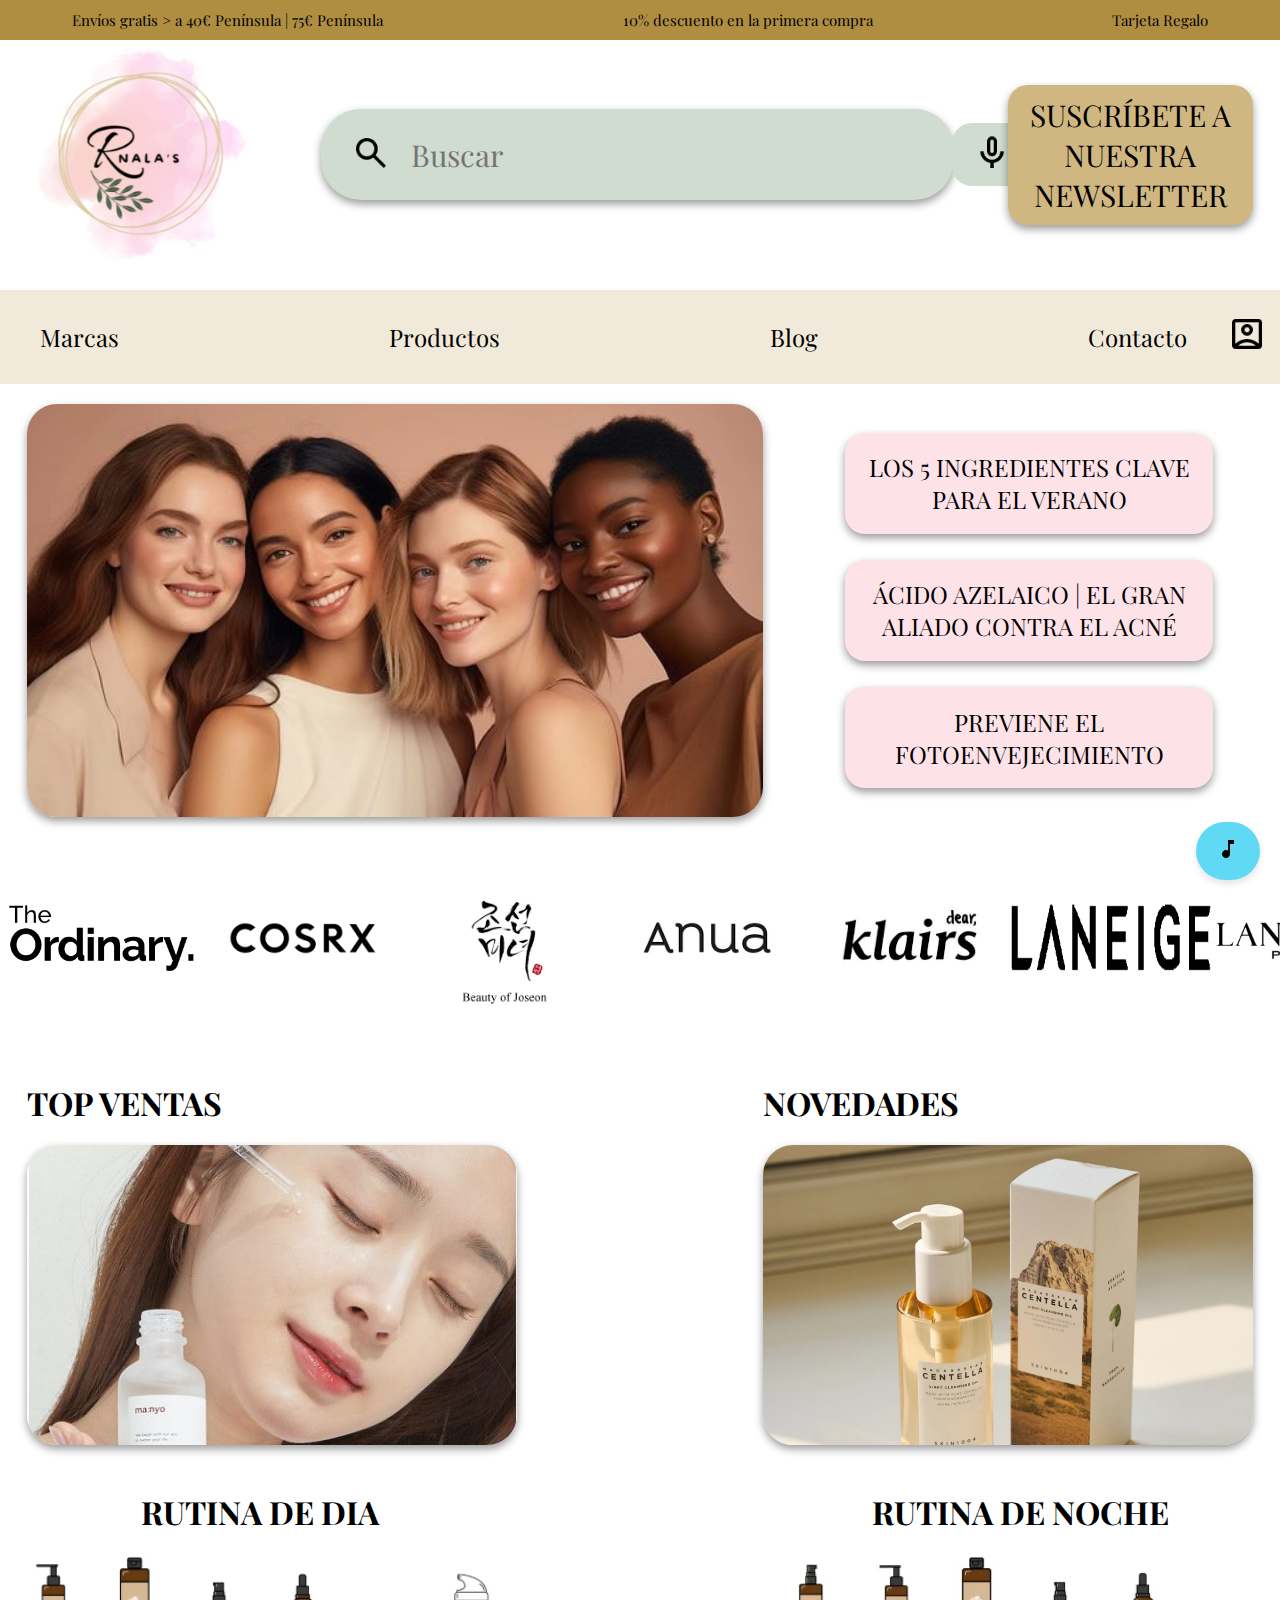
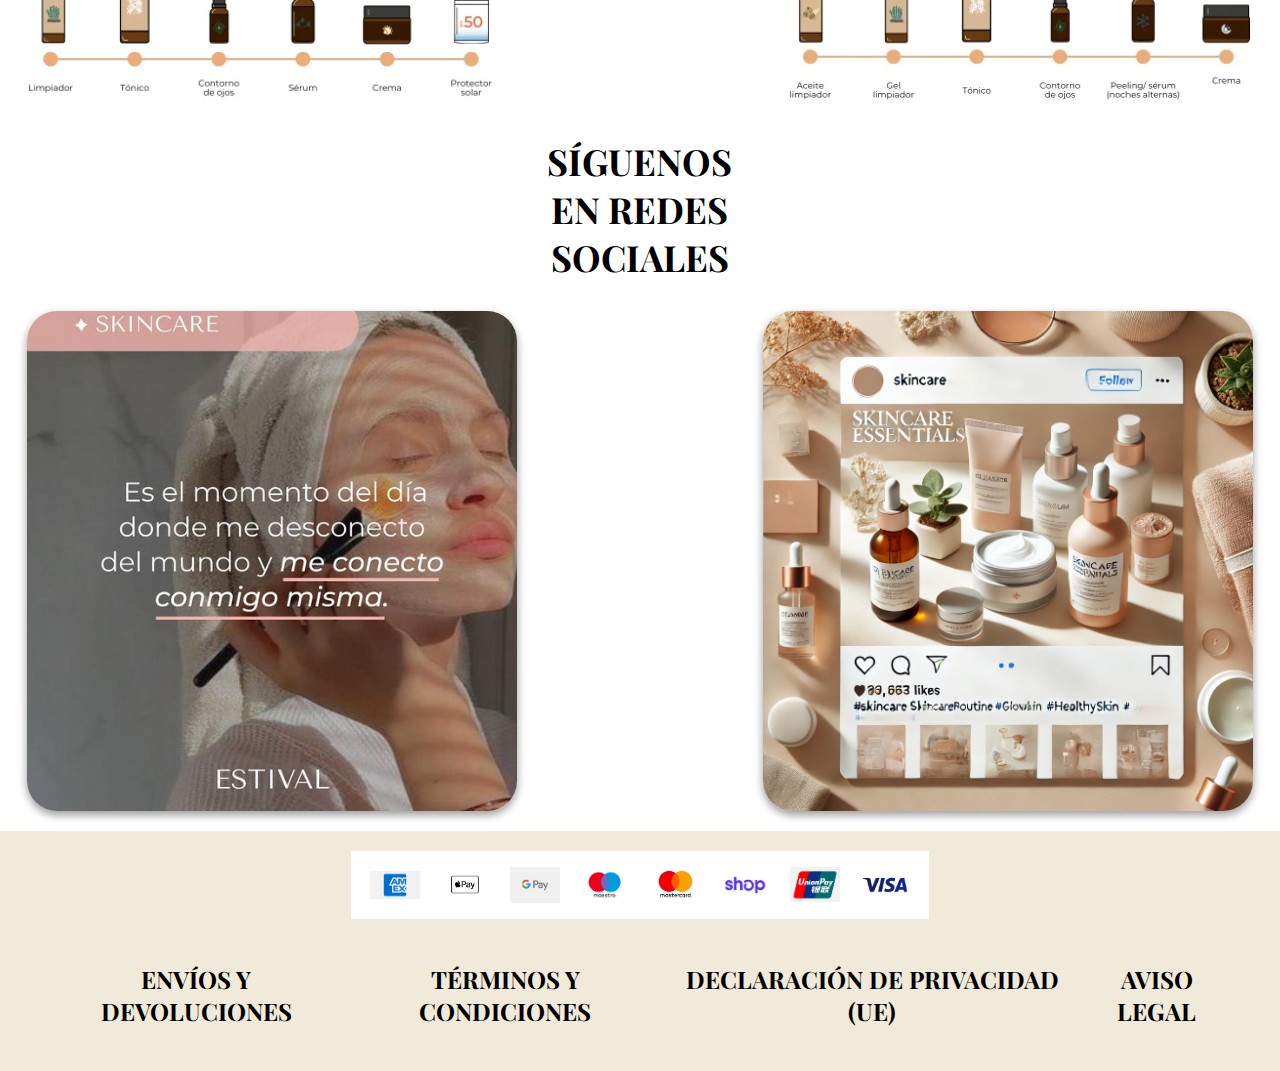
<file: index.html>
<!DOCTYPE html>
<html lang="en">
<head>
    <meta charset="UTF-8"> <!-- Define el uso de caracteres UTF-8 -->
    <meta name="viewport" content="width=device-width, initial-scale=1.0"> <!-- Permite diseño responsivo -->
    <title>Inicio</title> <!-- Título de la página -->
    <link rel="stylesheet" href="estilos/inicio.css">
    <link href="https://fonts.googleapis.com/css2?family=Playfair+Display:ital,wght@0,400..900;1,400..900&display=swap" rel="stylesheet">
</head>
<body>
    <header> <!-- Se utiliza para el contenido de la parte superior del sitio -->
        <a href="error404.html">Envíos gratis > a 40€ Península | 75€ Península</a>
        <a href="listado.html">10% descuento en la primera compra</a>
        <a href="error404.html">Tarjeta Regalo</a>
    </header>
    
    <main> <!-- Se usa para englobar todo el contenido principal de la página -->
        <section id="cabecera">
            <!-- Agrupa los elementos relacionados con la barra de búsqueda -->
                <a href="index.html"><img id="logo" src="imagenes/screenshot.1.jpg" alt="Logotipo"></a> <!-- Logotipo de la tienda -->

                <figure id="search-bar">
                    <button value="a"><img src="imagenes/search_24dp_000000_FILL0_wght400_GRAD0_opsz24.png" width="20px" alt="Busqueda"></button>
                    <form action="post">
                        <label for="buscar">Buscar</label>
                        <input type="text" id="buscar" name="buscar" placeholder="Buscar">
                    </form>
                    <button><img src="imagenes/mic_24dp_000000_FILL0_wght400_GRAD0_opsz24.png" width="20px" alt="Busqueda por Voz"></button>
                </figure>
                
                <button id="dalelike" onclick="window.location.href='error404.html'">SUSCRÍBETE A NUESTRA NEWSLETTER</button> <!-- Botón para suscripción -->
        </section>

        <nav> <!-- Define la barra de navegación principal -->
            <div id="as">
                <a href="#carousel">Marcas</a>
                <a href="listado.html">Productos</a>
                <a href="nosotros.html">Blog</a>
                <a href="contacto.html">Contacto</a>
            </div>  
            <!-- Iconos para usuario, favoritos y carrito -->
            <figure id="iconos">
                <a href="error404.html"><img src="imagenes/account_box_24dp_000000_FILL0_wght400_GRAD0_opsz24.png" alt="Usuario"></a>
                <a href="#"><img src="imagenes/favorite_24dp_000000_FILL0_wght400_GRAD0_opsz24.png" alt="Favoritos"></a>
                <a href="#"><img src="imagenes/shopping_cart_24dp_000000_FILL0_wght400_GRAD0_opsz24.png" alt="Carrito"></a>
            </figure>
        </nav>

        <section id="img-pri"> <!-- Se usa para destacar contenidos importantes -->
            <img src="diw img/inicio1.jpg" alt="Imagen principal"> <!-- Imagen destacada -->
            <figure id="botones"> <!-- Agrupa botones de enlace -->
                <button onclick="window.location.href='error404.html'">LOS 5 INGREDIENTES CLAVE PARA EL VERANO</button> <!-- Botón de enlace -->
                <button onclick="window.location.href='error404.html'">ÁCIDO AZELAICO | EL GRAN ALIADO CONTRA EL ACNÉ</button>
                <button onclick="window.location.href='error404.html'">PREVIENE EL FOTOENVEJECIMIENTO</button>
            </figure>
        </section>

        <div class="carousel" id="carousel">
            <div class="carousel-track">
                <img src="diw img/the-ordinary.webp" alt="Imagen 1">
                <img src="diw img/cosrx.png" alt="Imagen 2">
                <img src="diw img/beauty.png" alt="Imagen 3">
                <img src="diw img/anua.png" alt="Imagen 4">
                <img src="diw img/klairs.png" alt="Imagen 5">
                <img src="diw img/laneige.png" alt="Imagen 6">
                <img src="diw img/lancome.png" alt="Imagen 7">
                <!-- Clonamos las imágenes para la animación fluida -->
                <img src="diw img/the-ordinary.webp" alt="Imagen 1">
                <img src="diw img/cosrx.png" alt="Imagen 2">
                <img src="diw img/beauty.png" alt="Imagen 3">
                <img src="diw img/anua.png" alt="Imagen 4">
                <img src="diw img/klairs.png" alt="Imagen 5">
                <img src="diw img/laneige.png" alt="Imagen 6">
                <img src="diw img/lancome.png" alt="Imagen 7">
            </div>
        </div>

        <section id="fotos-laterales"> <!-- Contiene secciones como top ventas y novedades -->
            <article> <!-- Usado para destacar un producto -->
                <h1>TOP VENTAS</h1> <!-- Título de la categoría -->
                <a href="listado.html"><img src="diw img/descarga.jpg" alt="Producto top ventas"></a> <!-- Imagen del producto -->
            </article>
            <article>
                <h1>NOVEDADES</h1>
                <a href="#"><img src="diw img/lat.webp" alt="Novedades"></a>
            </article>
        </section>

        <section id="rutinas"> <!-- Para destacar secciones de rutina de día y noche -->
            <article>
                <h1>RUTINA DE DIA</h1>
                <img src="diw img/skincare-dia.png" alt="Rutina de día">
            </article>
            <article>
                <h1>RUTINA DE NOCHE</h1>
                <img src="diw img/skincare-noche_480x480.webp" alt="Rutina de noche">
            </article>
        </section>

        <section id="redes"> <!-- Sección destacada para redes sociales -->
            <h2>SÍGUENOS EN REDES SOCIALES</h2>
        </section>

        <section id="redes_fotos"> <!-- Imágenes relacionadas con redes sociales -->
            <img src="diw img/2ee10bf7993325c00dd3025135e2d6e4.jpg" alt="Red social 1">
            <img src="diw img/9882a227-58a9-4d33-a5cd-342b172482d6.webp" alt="Red social 2">
        </section>
    </main>

    <footer> <!-- Sección final con métodos de pago y enlaces legales -->
        <section id="metodos_pago"> <!-- Agrupa logotipos de métodos de pago -->
            <img src="imagenes/amex.png" height="50px" width="50px" alt="Amex">
            <img src="imagenes/apple.png" height="50px" width="50px" alt="Apple Pay">
            <img src="imagenes/google-pay-logo.jpg" height="50px" width="50px" alt="Google Pay">
            <img src="imagenes/logo-Maestro.png" height="50px" width="50px" alt="Maestro">
            <img src="imagenes/logo_mastercard-despues.jpg" height="50px" width="50px" alt="MasterCard">
            <img src="imagenes/shop-app6999.jpg" height="50px" width="50px" alt="Shop App">
            <img src="imagenes/unionpay.png" height="50px" width="50px" alt="UnionPay">
            <img src="imagenes/visa.jpg" height="50px" width="50px" alt="Visa">
        </section>
        
        <section id="condiciones"> <!-- Enlaces relacionados con términos legales -->
            <h3>ENVÍOS Y DEVOLUCIONES</h3>
            <h3>TÉRMINOS Y CONDICIONES</h3>
            <h3>DECLARACIÓN DE PRIVACIDAD (UE)</h3>
            <h3>AVISO LEGAL</h3>
        </section>
    </footer>

    <!-- Botón flotante con audio -->
<button value="musica" class="boton-flotante" onclick="toggleAudio()">
    <img src="diw img/music_note_24dp_000000_FILL0_wght400_GRAD0_opsz24.svg" alt="Musica">
</button>

<!-- Audio oculto -->
<audio id="audioChat" aria-label="Background music from Pokémon Poke Mart theme">
    <source src="plinplonplin/Pokemon Heart Gold & Soul Silver Remastered - Poke Mart.mp3" type="audio/mpeg">
    Your browser does not support the audio element.
    
</audio>

<!-- Transcript for Accessibility -->
<p id="audioTranscript"><strong>Transcript:</strong> Background music.</p>

<script>
    function toggleAudio() {
        let audio = document.getElementById("audioChat");
        let transcript = document.getElementById("audioTranscript");

        if (audio.paused) {
            audio.play();
            transcript.style.display = "block"; 
        } else {
            audio.pause();
            transcript.style.display = "none";
        }
    }
</script>
</body>
</html>
</file>
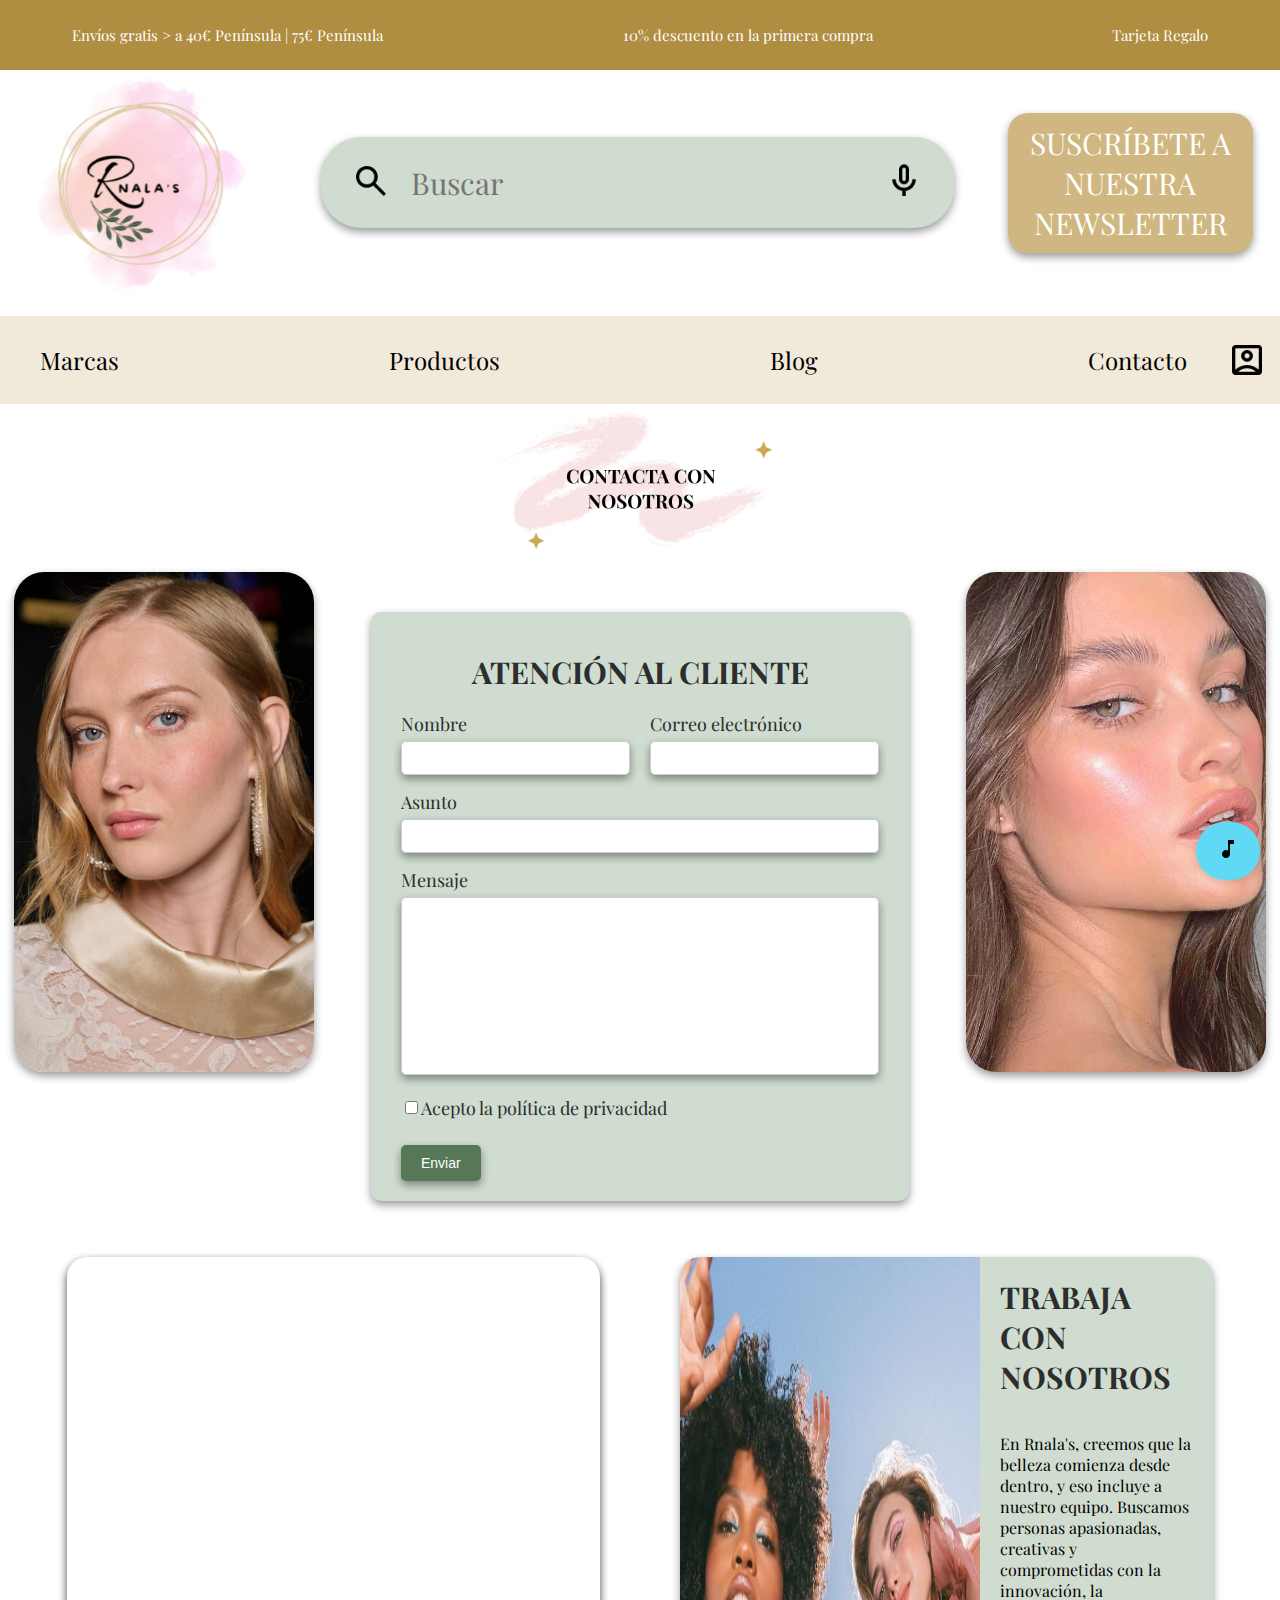
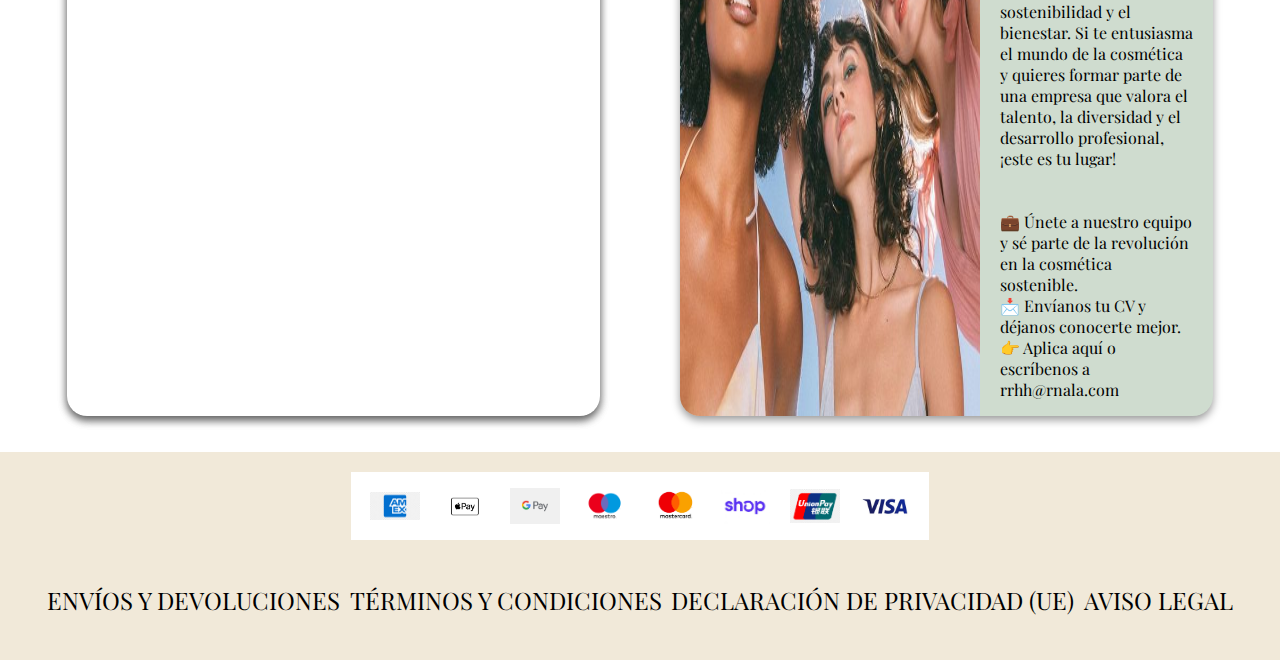
<file: contacto.html>
<!DOCTYPE html>
<html lang="en">
<head>
    <meta charset="UTF-8">
    <meta name="viewport" content="width=device-width, initial-scale=1.0">
    <title>Contacto</title>
    <link rel="stylesheet" href="estilos/contacto.css">
    <link href="https://fonts.googleapis.com/css2?family=Playfair+Display:ital,wght@0,400..900;1,400..900&display=swap" rel="stylesheet">

</head>
<body>
    <header> <!-- Se utiliza para el contenido de la parte superior del sitio -->
        <p onclick="window.location.href='error404.html'">Envíos gratis > a 40€ Península | 75€ Península</p>
        <p onclick="window.location.href='listado.html'">10% descuento en la primera compra</p>
        <p onclick="window.location.href='error404.html'">Tarjeta Regalo</p>
    </header>
    
    <main> <!-- Se usa para englobar todo el contenido principal de la página -->
        <section id="cabecera">
            <!-- Agrupa los elementos relacionados con la barra de búsqueda -->
            <img id="logo" src="imagenes/screenshot.1.jpg" alt="Logotipo" onclick="window.location.href='index.html'"> <!-- Logotipo de la tienda -->

                <figure id="search-bar">
                    <button><img src="imagenes/search_24dp_000000_FILL0_wght400_GRAD0_opsz24.png" width="20px" alt=""></button>
                    <input type="text" placeholder="Buscar"> <!-- Campo de texto para realizar búsquedas -->
                    <button><img src="imagenes/mic_24dp_000000_FILL0_wght400_GRAD0_opsz24.png" width="20px" alt=""></button>
                </figure>
                
                <button id="dalelike" onclick="window.location.href='error404.html'">SUSCRÍBETE A NUESTRA NEWSLETTER</button> <!-- Botón para suscripción -->
        </section>

        <nav> <!-- Define la barra de navegación principal -->
            <div id="as">
                <a href="#carousel">Marcas</a>
                <a href="listado.html">Productos</a>
                <a href="nosotros.html">Blog</a>
                <a href="contacto.html">Contacto</a>
            </div> 
            <!-- Iconos para usuario, favoritos y carrito -->
            <figure id="iconos">
                <img src="imagenes/account_box_24dp_000000_FILL0_wght400_GRAD0_opsz24.png" onclick="window.location.href='error404.html'" alt="Usuario">
                <img src="imagenes/favorite_24dp_000000_FILL0_wght400_GRAD0_opsz24.png" onclick="window.location.href='error404.html'" alt="Favoritos">
                <img src="imagenes/shopping_cart_24dp_000000_FILL0_wght400_GRAD0_opsz24.png" onclick="window.location.href='error404.html'" alt="Carrito">
            </figure>
        </nav>

        <div id="medio">
            
            <img src="diw img/450_1000.jpeg" alt="">

            <section id="mid">
                <img src="imagenes/Contactanos.png" alt="">
            
                <div class="form-container">
                    <h1>ATENCIÓN AL CLIENTE</h1>
                    <form action="#" method="post">
                        <div class="form-row">
                            <div class="form-group">
                                <label for="nombre">Nombre</label>
                                <input type="text" id="nombre" name="nombre" required>
                            </div>
                            <div class="form-group">
                                <label for="correo">Correo electrónico</label>
                                <input type="email" id="correo" name="correo" required>
                            </div>
                        </div>
                        <div class="form-group">
                            <label for="asunto">Asunto</label>
                            <input type="text" id="asunto" name="asunto" required>
                        </div>
                        <div class="form-group">
                            <label for="mensaje">Mensaje</label>
                            <textarea id="mensaje" name="mensaje" rows="10" required></textarea>
                        </div>
                        <div class="checkbox-group">
                            <input type="checkbox" id="privacidad" name="privacidad" required>
                            <label for="privacidad" class="privacidad">Acepto la política de privacidad</label>
                        </div>
                        <button type="submit" class="submit-button">Enviar</button>
                    </form>
                </div>
            </section>

            <img src="diw img/904de97d6d3f48b63e31128afef9bea4.jpg" alt="">
            
        </div>

        

        <section id="abajo">
            <figure id="maps">
                <iframe src="https://www.google.com/maps/embed?pb=!1m18!1m12!1m3!1d984.1334790275832!2d4.835637295247353!3d45.7601702070255!2m3!1f0!2f0!3f0!3m2!1i1024!2i768!4f13.1!3m3!1m2!1s0x47f4eb84aa1746bb%3A0x4157f205521f7f2a!2sPlace%20de%20la%20R%C3%A9publique!5e0!3m2!1ses!2ses!4v1739023942025!5m2!1ses!2ses" 
                allowfullscreen="" loading="lazy" referrerpolicy="no-referrer-when-downgrade"></iframe>
            </figure>

            <figure id="trabaja">
                <img src="diw img/girls.jpg" alt="">
                <div id="texto-trabaja">
                    <h1>TRABAJA CON NOSOTROS</h1>
                    <p>
                        En Rnala's, creemos que la belleza comienza desde dentro, y eso incluye a nuestro equipo. Buscamos personas apasionadas, 
                        creativas y comprometidas con la innovación, la sostenibilidad y el bienestar. Si te entusiasma el mundo de la cosmética y quieres 
                        formar parte de una empresa que valora el talento, la diversidad y el desarrollo profesional, ¡este es tu lugar! <br><br><br>

                        💼 Únete a nuestro equipo y sé parte de la revolución en la cosmética sostenible. <br>
                        📩 Envíanos tu CV y déjanos conocerte mejor. <br>
                        👉 Aplica aquí o escríbenos a rrhh@rnala.com
                    </p>
                </div>
            </figure>
        </section>

        <footer> <!-- Sección final con métodos de pago y enlaces legales -->
            <section id="metodos_pago"> <!-- Agrupa logotipos de métodos de pago -->
                <img src="imagenes/amex.png" height="50px" width="50px" alt="Amex">
                <img src="imagenes/apple.png" height="50px" width="50px" alt="Apple Pay">
                <img src="imagenes/google-pay-logo.jpg" height="50px" width="50px" alt="Google Pay">
                <img src="imagenes/logo-Maestro.png" height="50px" width="50px" alt="Maestro">
                <img src="imagenes/logo_mastercard-despues.jpg" height="50px" width="50px" alt="MasterCard">
                <img src="imagenes/shop-app6999.jpg" height="50px" width="50px" alt="Shop App">
                <img src="imagenes/unionpay.png" height="50px" width="50px" alt="UnionPay">
                <img src="imagenes/visa.jpg" height="50px" width="50px" alt="Visa">
            </section>
            
            <section id="condiciones"> <!-- Enlaces relacionados con términos legales -->
                <p>ENVÍOS Y DEVOLUCIONES</p>
                <p>TÉRMINOS Y CONDICIONES</p>
                <p>DECLARACIÓN DE PRIVACIDAD (UE)</p>
                <p>AVISO LEGAL</p>
            </section>
        </footer>

    <!-- Botón flotante con audio -->
    <button class="boton-flotante" onclick="toggleAudio()"><img src="diw img/music_note_24dp_000000_FILL0_wght400_GRAD0_opsz24.svg" alt=""></button>

    <!-- Audio oculto -->
    <audio id="audioChat">
        <source src="plinplonplin/Pokemon Heart Gold & Soul Silver Remastered - Poke Mart.mp3" type="audio/mpeg">
    </audio>

    <script>
        function toggleAudio() {
            let audio = document.getElementById("audioChat");
            
            if (audio.paused) {
                audio.play();
            } else {
                audio.pause();
            }
        }
    </script>
</body>
</html>
</file>
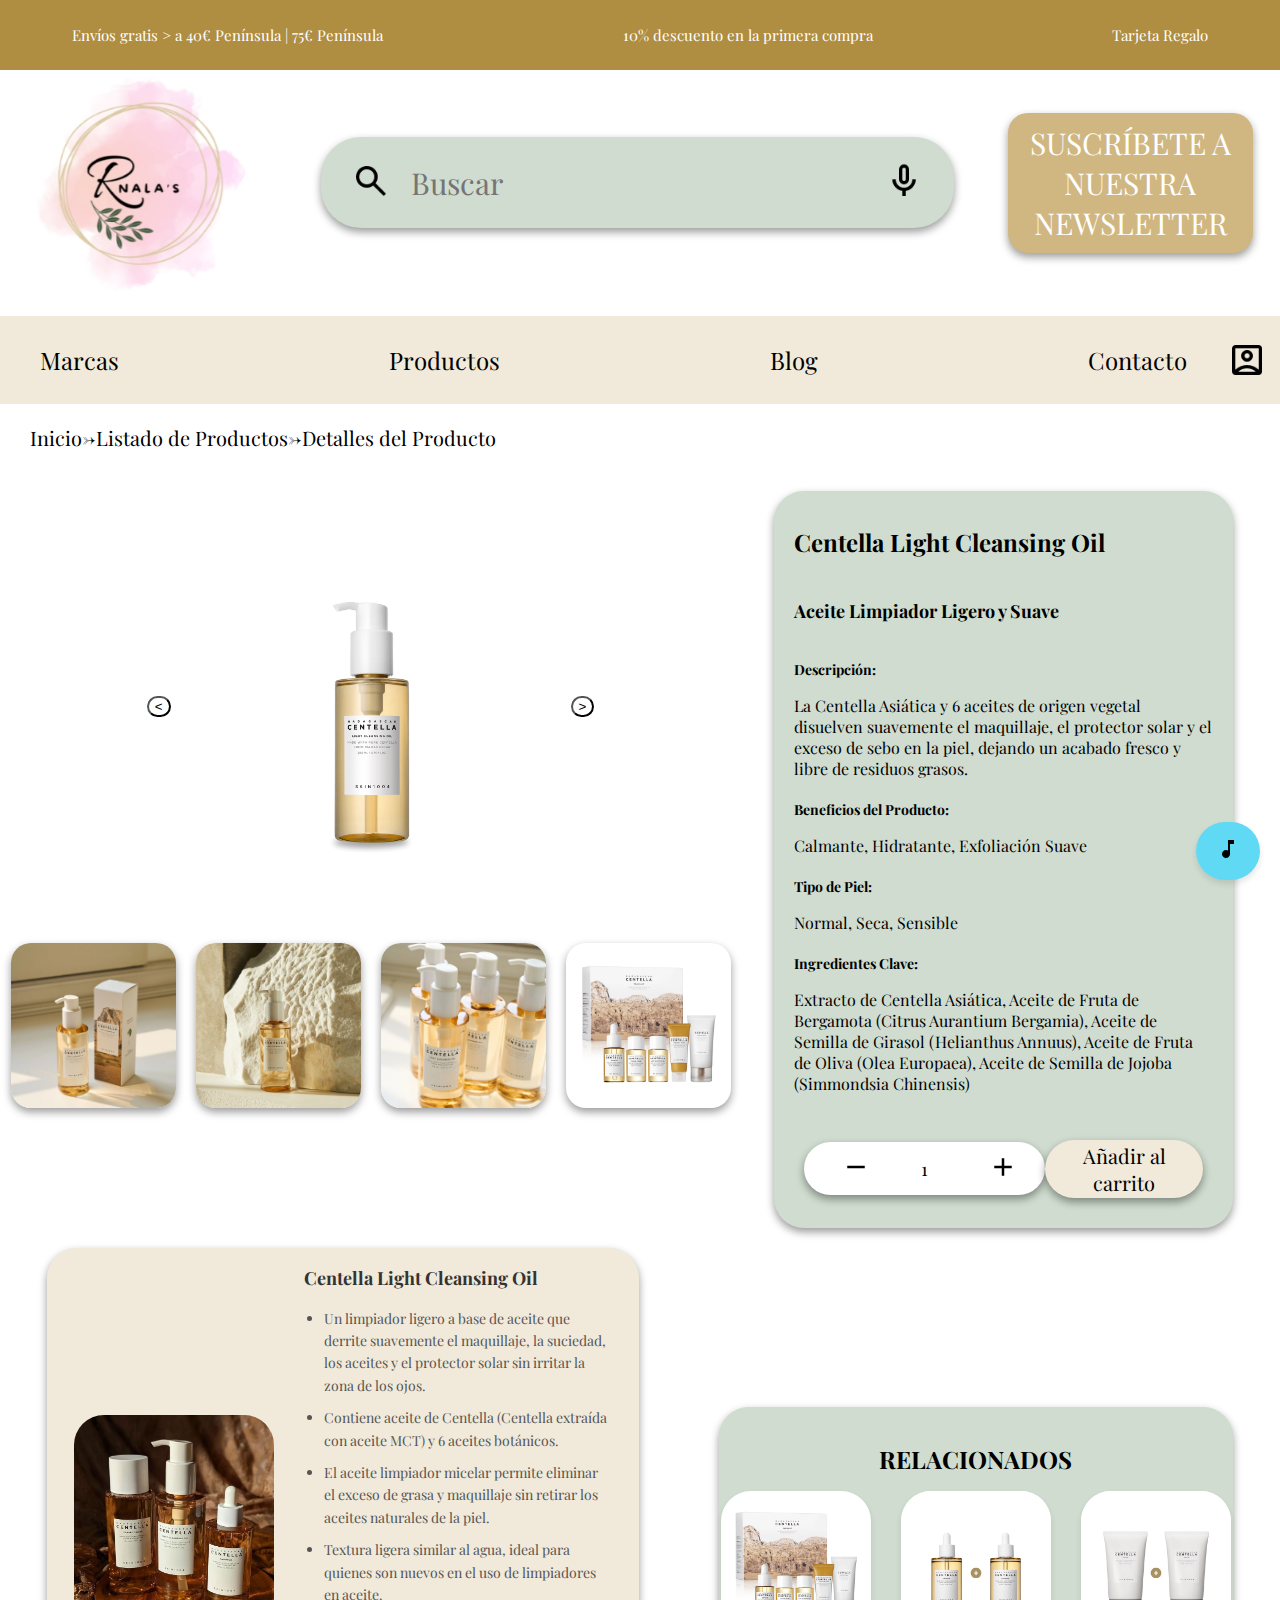
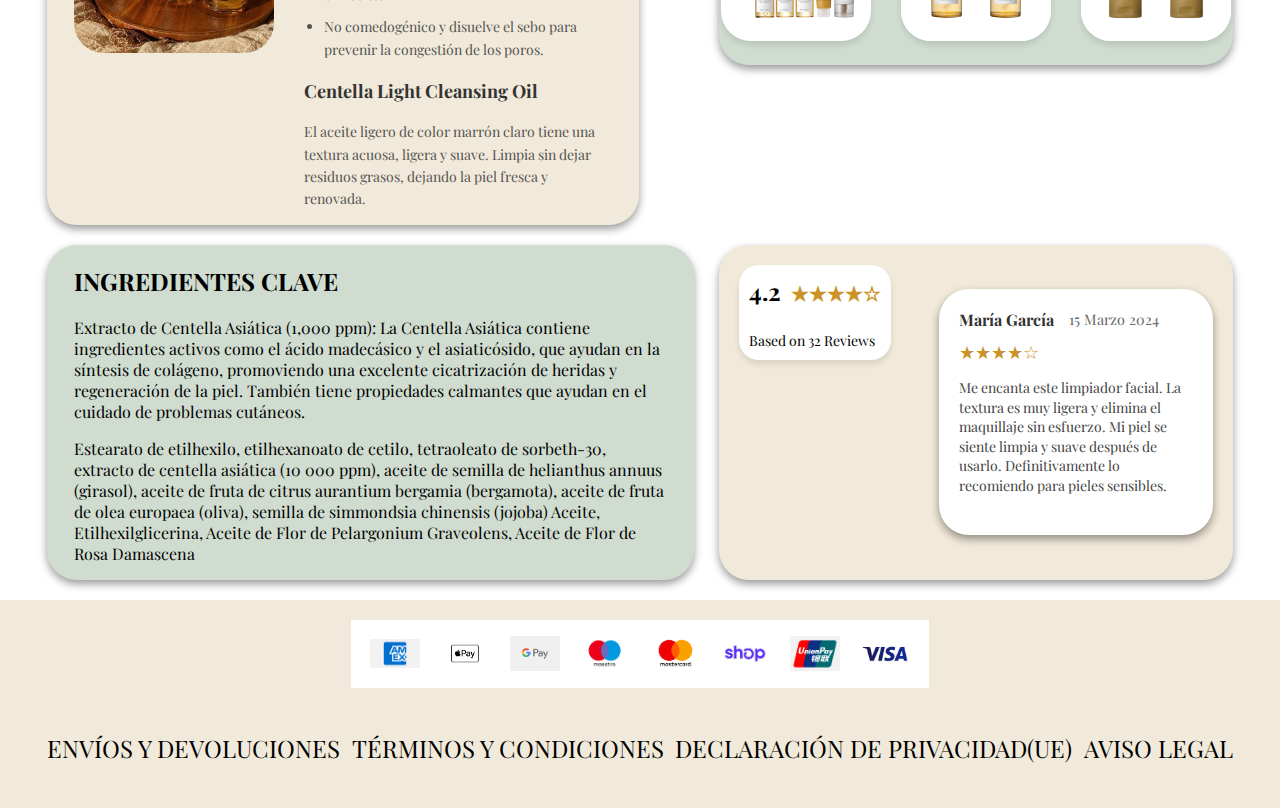
<file: detalles.html>
<!DOCTYPE html>
<html lang="en">
<head>
    <meta charset="UTF-8"> <!-- Establece la codificación de caracteres a UTF-8 -->
    <meta name="viewport" content="width=device-width, initial-scale=1.0"> <!-- Configura la vista para dispositivos móviles -->
    <title>Listado de Productos</title> <!-- Título de la página -->
    <link rel="stylesheet" href="estilos/detalles.css"> <!-- Enlace al archivo de estilos -->
    <link href="https://fonts.googleapis.com/css2?family=Playfair+Display:ital,wght@0,400..900;1,400..900&display=swap" rel="stylesheet">

</head>
<body>
    <header> <!-- Se utiliza para el contenido de la parte superior del sitio -->
        <p onclick="window.location.href='error404.html'">Envíos gratis > a 40€ Península | 75€ Península</p>
        <p onclick="window.location.href='listado.html'">10% descuento en la primera compra</p>
        <p onclick="window.location.href='error404.html'">Tarjeta Regalo</p>
    </header>
    
    <main> <!-- Se usa para englobar todo el contenido principal de la página -->
        <section id="cabecera">
            <!-- Agrupa los elementos relacionados con la barra de búsqueda -->
            <img id="logo" src="imagenes/screenshot.1.jpg" alt="Logotipo" onclick="window.location.href='index.html'"> <!-- Logotipo de la tienda -->

                <figure id="search-bar">
                    <button><img src="imagenes/search_24dp_000000_FILL0_wght400_GRAD0_opsz24.png" width="20px" alt=""></button>
                    <input type="text" placeholder="Buscar"> <!-- Campo de texto para realizar búsquedas -->
                    <button><img src="imagenes/mic_24dp_000000_FILL0_wght400_GRAD0_opsz24.png" width="20px" alt=""></button>
                </figure>
                
                <button id="dalelike" onclick="window.location.href='error404.html'">SUSCRÍBETE A NUESTRA NEWSLETTER</button> <!-- Botón para suscripción -->
        </section>

        <nav> <!-- Define la barra de navegación principal -->
            <div id="as">
                <a href="#carousel">Marcas</a>
                <a href="listado.html">Productos</a>
                <a href="nosotros.html">Blog</a>
                <a href="contacto.html">Contacto</a>
            </div> 
            <!-- Iconos para usuario, favoritos y carrito -->
            <figure id="iconos">
                <img src="imagenes/account_box_24dp_000000_FILL0_wght400_GRAD0_opsz24.png" onclick="window.location.href='error404.html'" alt="Usuario">
                <img src="imagenes/favorite_24dp_000000_FILL0_wght400_GRAD0_opsz24.png" onclick="window.location.href='error404.html'" alt="Favoritos">
                <img src="imagenes/shopping_cart_24dp_000000_FILL0_wght400_GRAD0_opsz24.png" onclick="window.location.href='error404.html'" alt="Carrito">
            </figure>
        </nav>

        <section class="breadcrumb"> <!-- Se ha utilizado nav para la parte de la ruta -->
            <a href="inicio.html">Inicio</a><span>  ->  </span><a href="listado.html">Listado de Productos</a>  ->  <a href="#">Detalles del Producto</a> <!-- Ruta de navegación -->
        </section>

        <section id="principio">
            <section id="producto"> <!-- Se ha utilizado section para casi todas las partes del código -->
                <figure id="product-image"> <!-- Imagen del producto -->
                    <button>&lt;</button> <!-- Botón anterior -->
                    <img src="imagenes/det1.webp" alt="Producto"> <!-- Imagen principal del producto -->
                    <button>&gt;</button> <!-- Botón siguiente -->
                </figure>
                <aside id="relacionados"> <!-- Imágenes relacionadas -->
                    <img src="imagenes/det2.webp" alt="Relacionado 1"> <!-- Imagen relacionada 1 -->
                    <img src="imagenes/det3.jpg" alt="Relacionado 2"> <!-- Imagen relacionada 2 -->
                    <img src="imagenes/det4.webp" alt="Relacionado 3"> <!-- Imagen relacionada 3 -->
                    <img src="imagenes/det5.webp" alt="Relacionado 4"> <!-- Imagen relacionada 4 -->
                </aside>
            </section>

            <section class="right-section"> <!-- Sección derecha con detalles del producto -->
                <article class="product-details1"> <!-- Detalles del producto -->
                    <div id="titulo">Centella Light Cleansing Oil</div> <!-- Título del producto -->
                    <p>
                        <p id="subtitulo">Aceite Limpiador Ligero y Suave</p> <br>
                        <p class = "subsubtitulo">Descripción:</p> <br> La Centella Asiática y 6 aceites de origen vegetal disuelven suavemente el maquillaje, el protector solar y el exceso de sebo en la piel, dejando un acabado fresco y libre de residuos grasos. <br>
                        <p class = "subsubtitulo">Beneficios del Producto:</p> <br> Calmante, Hidratante, Exfoliación Suave <br>
                        <p class = "subsubtitulo">Tipo de Piel:</p> <br> Normal, Seca, Sensible <br>
                        <p class = "subsubtitulo">Ingredientes Clave:</p> <br> Extracto de Centella Asiática, Aceite de Fruta de Bergamota (Citrus Aurantium Bergamia), Aceite de Semilla de Girasol (Helianthus Annuus), Aceite de Fruta de Oliva (Olea Europaea), Aceite de Semilla de Jojoba (Simmondsia Chinensis) <br>
                    </p>
                </article>
                <div class="quantity-section"> <!-- Sección de cantidad y botón de añadir al carrito -->
                    <section id="add-bar">
                        <button><img src="diw img/remove_24dp_000000_FILL0_wght400_GRAD0_opsz24.svg" width="20px" alt=""></button>
                        <input type="text" value="1"> <!-- Campo de texto para realizar búsquedas -->
                        <button><img src="diw img/add_24dp_000000_FILL0_wght400_GRAD0_opsz24.svg" width="20px" alt=""></button>
                    </section>

                    <button id="añadircarrito">Añadir al carrito</button> <!-- Botón para añadir al carrito -->
                </div>
            </section>
        </section>

        <section id="segundo">
            <section class="product-details"> <!-- Sección con más detalles del producto -->
                <figure>
                    <img src="imagenes/det6.jpg" width="200px" alt=""> <!-- Imagen adicional del producto -->
                </figure>
                <article class="text-content">
                    <h3>Centella Light Cleansing Oil</h3> <!-- Subtítulo del producto -->
                    <ul> <!-- Lista de características del producto -->
                        <li>Un limpiador ligero a base de aceite que derrite suavemente el maquillaje, la suciedad, los aceites y el protector solar sin irritar la zona de los ojos.</li>
                        <li>Contiene aceite de Centella (Centella extraída con aceite MCT) y 6 aceites botánicos.</li>
                        <li>El aceite limpiador micelar permite eliminar el exceso de grasa y maquillaje sin retirar los aceites naturales de la piel.</li>
                        <li>Textura ligera similar al agua, ideal para quienes son nuevos en el uso de limpiadores en aceite.</li>
                        <li>No comedogénico y disuelve el sebo para prevenir la congestión de los poros.</li>
                    </ul>
                    <h3>Centella Light Cleansing Oil</h3> <!-- Subtítulo del producto -->
                    <p>
                        El aceite ligero de color marrón claro tiene una textura acuosa, ligera y suave. 
                        Limpia sin dejar residuos grasos, dejando la piel fresca y renovada.
                    </p>
                </article>
            </section>

            <section id="rel"> <!-- Sección de productos relacionados -->
                <h1>RELACIONADOS</h1> <!-- Título de la sección -->
                <aside class="related-products">
                    <a href=""><img src="imagenes/det5.webp" alt=""></a> <!-- Producto relacionado 1 -->
                    <a href=""><img src="imagenes/det7.webp" alt=""></a> <!-- Producto relacionado 2 -->
                    <a href=""><img src="imagenes/det8.webp" alt=""></a> <!-- Producto relacionado 3 -->
                </aside>
            </section>
        </section>

        <section id="tercero">
            <section class="igredients-section"> <!-- Sección de ingredientes clave -->
                <article>
                    <h2>INGREDIENTES CLAVE</h2> <!-- Título de la sección -->
                    <p>
                        Extracto de Centella Asiática (1,000 ppm): La Centella Asiática contiene ingredientes activos como el ácido madecásico y el asiaticósido, 
                        que ayudan en la síntesis de colágeno, promoviendo una excelente cicatrización de heridas y regeneración de la piel. También tiene 
                        propiedades calmantes que ayudan en el cuidado de problemas cutáneos.
                    </p>
                    <p>
                        Estearato de etilhexilo, etilhexanoato de cetilo, tetraoleato de sorbeth-30, extracto de centella asiática (10 000 ppm), aceite de 
                        semilla de helianthus annuus (girasol), aceite de fruta de citrus aurantium bergamia (bergamota), aceite de fruta de olea europaea 
                        (oliva), semilla de simmondsia chinensis (jojoba) Aceite, Etilhexilglicerina, Aceite de Flor de Pelargonium Graveolens, Aceite de 
                        Flor de Rosa Damascena
                    </p>
                </article>
            </section>

            <section id="reseñas"> <!-- Sección de calificación del producto -->
                <div class="rating">
                    <div id="calificacion">
                        <p>4.2</p>
                        <p class="stars"></p><!-- Estrellas de calificación -->
                    </div>
                    <span>Based on 32 Reviews</span> <!-- Calificación basada en reseñas -->
                </div>
                <div id="fortexto">
                    <div class="user-info">
                        <h4>María García</h4>
                        <p class="date">15 Marzo 2024</p>
                    </div>
                    <div class="rating-stars">★★★★☆</div>
                    <p class="comment">
                        Me encanta este limpiador facial. La textura es muy ligera y elimina el maquillaje sin esfuerzo. 
                        Mi piel se siente limpia y suave después de usarlo. Definitivamente lo recomiendo para pieles sensibles.
                    </p>
                </div>
            </section>
        </section>
    </main>

    <footer> <!-- Se ha utilizado footer para el final de la página, donde se han creado dos sections, uno para las fotos y otro para el texto -->
        <section id="metodos_pago"> <!-- Sección de métodos de pago -->
            <img src="imagenes/amex.png" height="50px" width="50px" alt="Amex"> <!-- Logo de Amex -->
            <img src="imagenes/apple.png" height="50px" width="50px" alt="Apple Pay"> <!-- Logo de Apple Pay -->
            <img src="imagenes/google-pay-logo.jpg" height="50px" width="50px" alt="Google Pay"> <!-- Logo de Google Pay -->
            <img src="imagenes/logo-Maestro.png" height="50px" width="50px" alt="Maestro"> <!-- Logo de Maestro -->
            <img src="imagenes/logo_mastercard-despues.jpg" height="50px" width="50px" alt="MasterCard"> <!-- Logo de MasterCard -->
            <img src="imagenes/shop-app6999.jpg" height="50px" width="50px" alt="Shop App"> <!-- Logo de Shop App -->
            <img src="imagenes/unionpay.png" height="50px" width="50px" alt="UnionPay"> <!-- Logo de UnionPay -->
            <img src="imagenes/visa.jpg" height="50px" width="50px" alt="Visa"> <!-- Logo de Visa -->
        </section>
        <section id="condiciones"> <!-- Sección de condiciones -->
            <p>ENVÍOS Y DEVOLUCIONES</p> <!-- Enlace a envíos y devoluciones -->
            <p>TÉRMINOS Y CONDICIONES</p> <!-- Enlace a términos y condiciones -->
            <p>DECLARACIÓN DE PRIVACIDAD(UE)</p> <!-- Enlace a declaración de privacidad -->
            <p>AVISO LEGAL</p> <!-- Enlace a aviso legal -->
        </section>
    </footer>

    <!-- Botón flotante con audio -->
    <button class="boton-flotante" onclick="toggleAudio()"><img src="diw img/music_note_24dp_000000_FILL0_wght400_GRAD0_opsz24.svg" alt=""></button>

    <!-- Audio oculto -->
    <audio id="audioChat">
        <source src="plinplonplin/Pokemon Heart Gold & Soul Silver Remastered - Poke Mart.mp3" type="audio/mpeg">
    </audio>

    <script>
        function toggleAudio() {
            let audio = document.getElementById("audioChat");
            
            if (audio.paused) {
                audio.play();
            } else {
                audio.pause();
            }
        }
    </script>
</body>
</html>
</file>
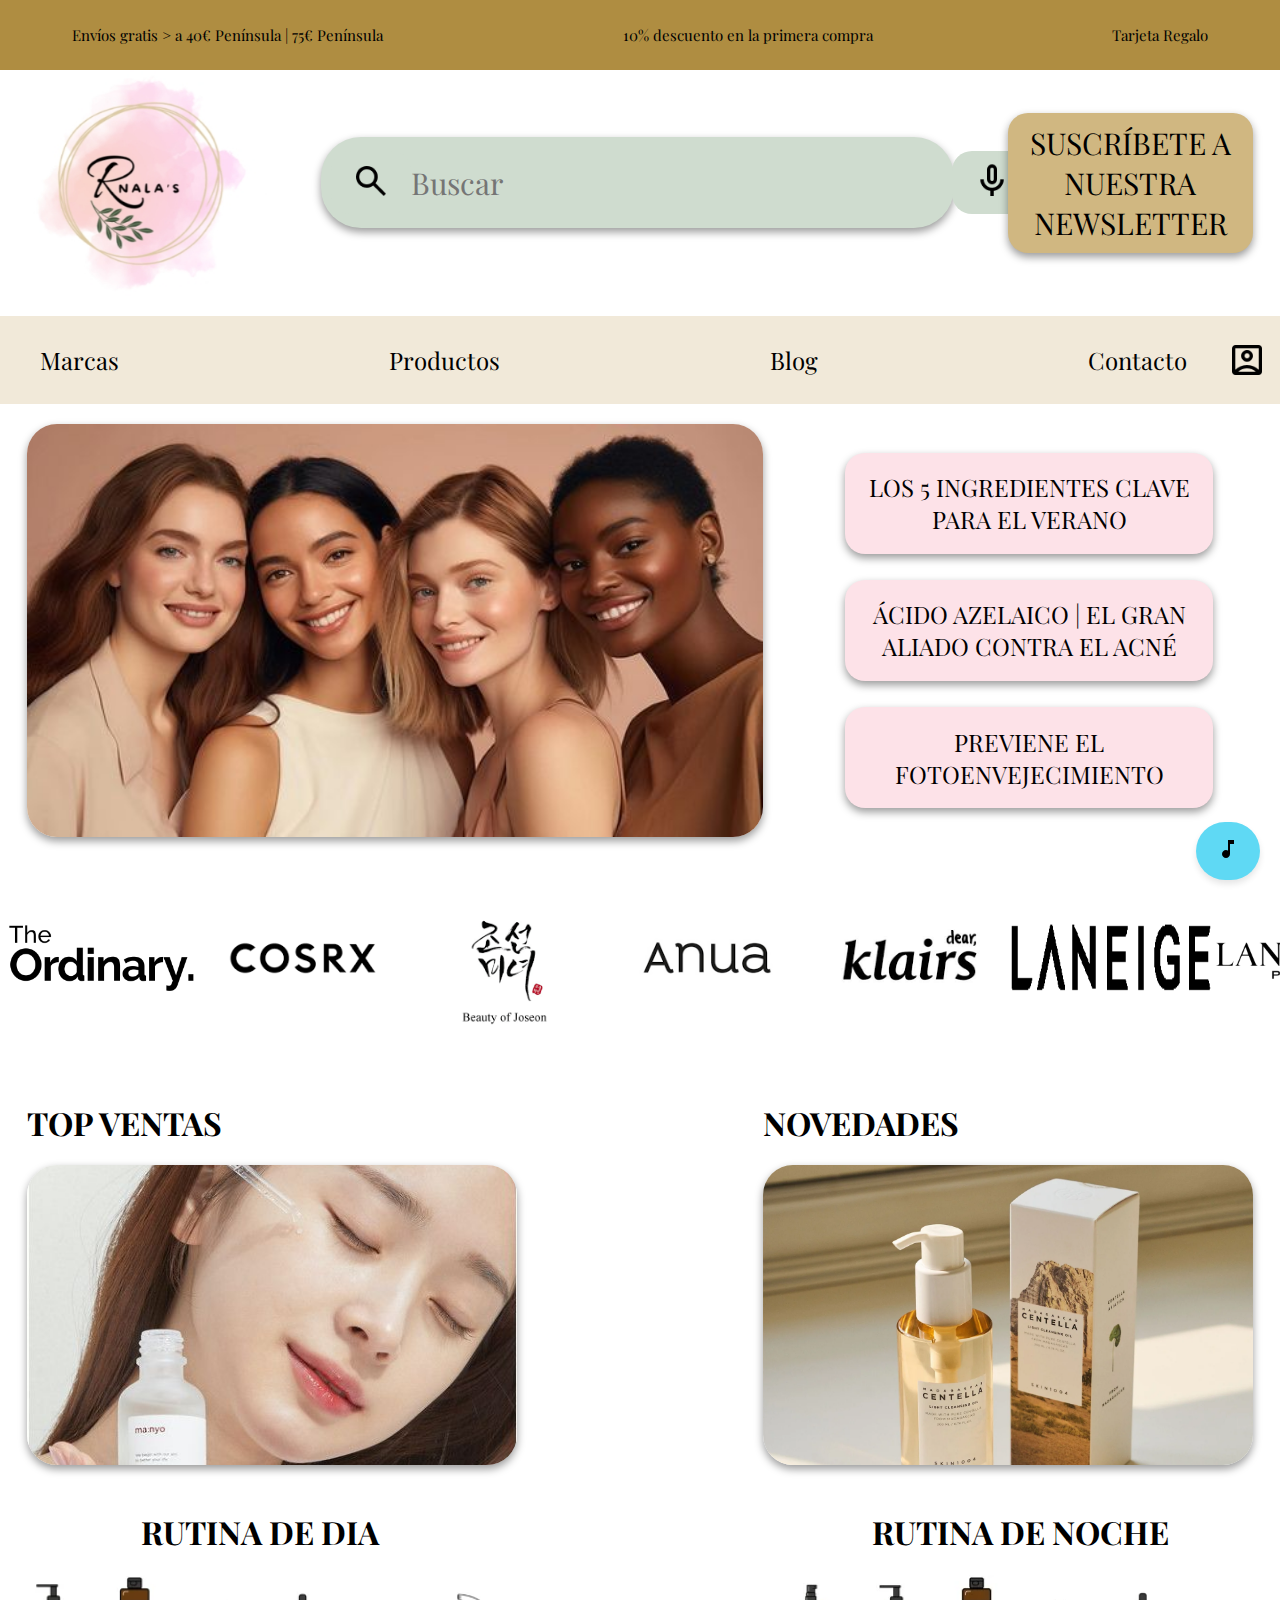
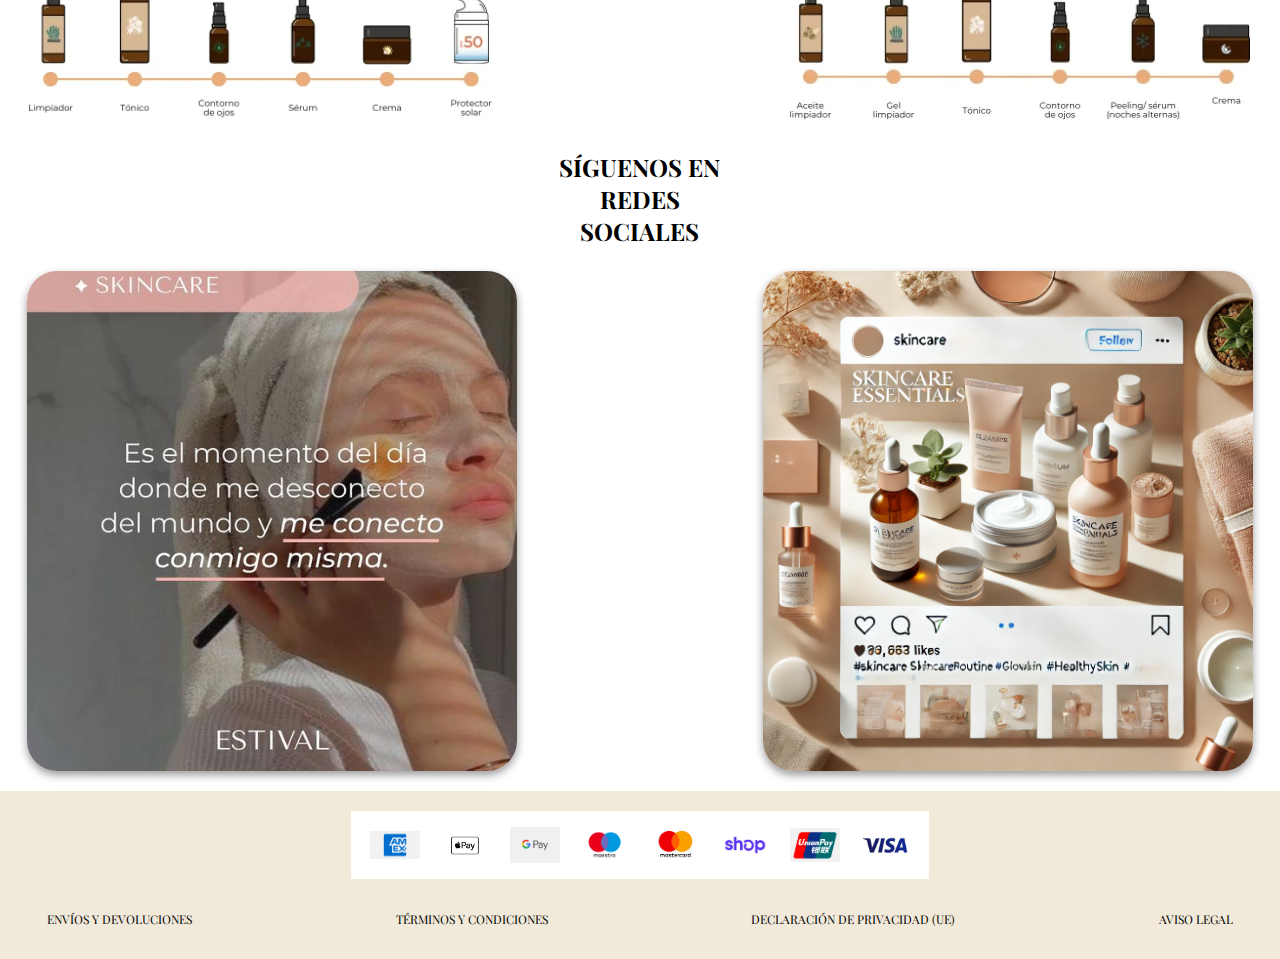
<file: inicio.html>
<!DOCTYPE html>
<html lang="en">
<head>
    <meta charset="UTF-8"> <!-- Define el uso de caracteres UTF-8 -->
    <meta name="viewport" content="width=device-width, initial-scale=1.0"> <!-- Permite diseño responsivo -->
    <title>Inicio</title> <!-- Título de la página -->
    <link rel="stylesheet" href="estilos/inicio.css">
    <link href="https://fonts.googleapis.com/css2?family=Playfair+Display:ital,wght@0,400..900;1,400..900&display=swap" rel="stylesheet">
</head>
<body>
    <header> <!-- Se utiliza para el contenido de la parte superior del sitio -->
        <p onclick="window.location.href='error404.html'">Envíos gratis > a 40€ Península | 75€ Península</p>
        <p onclick="window.location.href='listado.html'">10% descuento en la primera compra</p>
        <p onclick="window.location.href='error404.html'">Tarjeta Regalo</p>
    </header>
    
    <main> <!-- Se usa para englobar todo el contenido principal de la página -->
        <section id="cabecera">
            <!-- Agrupa los elementos relacionados con la barra de búsqueda -->
                <img id="logo" src="imagenes/screenshot.1.jpg" alt="Logotipo" onclick="window.location.href='inicio.html'"> <!-- Logotipo de la tienda -->

                <figure id="search-bar">
                    <button><img src="imagenes/search_24dp_000000_FILL0_wght400_GRAD0_opsz24.png" width="20px" alt=""></button>
                    <input type="text" placeholder="Buscar"> <!-- Campo de texto para realizar búsquedas -->
                    <button><img src="imagenes/mic_24dp_000000_FILL0_wght400_GRAD0_opsz24.png" width="20px" alt=""></button>
                </figure>
                
                <button id="dalelike" onclick="window.location.href='error404.html'">SUSCRÍBETE A NUESTRA NEWSLETTER</button> <!-- Botón para suscripción -->
        </section>

        <nav> <!-- Define la barra de navegación principal -->
            <div id="as">
                <a href="#carousel">Marcas</a>
                <a href="listado.html">Productos</a>
                <a href="nosotros.html">Blog</a>
                <a href="contacto.html">Contacto</a>
            </div>  
            <!-- Iconos para usuario, favoritos y carrito -->
            <figure id="iconos">
                <img src="imagenes/account_box_24dp_000000_FILL0_wght400_GRAD0_opsz24.png" onclick="window.location.href='error404.html'" alt="Usuario">
                <img src="imagenes/favorite_24dp_000000_FILL0_wght400_GRAD0_opsz24.png" onclick="window.location.href='error404.html'" alt="Favoritos">
                <img src="imagenes/shopping_cart_24dp_000000_FILL0_wght400_GRAD0_opsz24.png" onclick="window.location.href='error404.html'" alt="Carrito">
            </figure>
        </nav>

        <section id="img-pri"> <!-- Se usa para destacar contenidos importantes -->
            <img src="diw img/inicio1.jpg" alt="Imagen principal"> <!-- Imagen destacada -->
            <figure id="botones"> <!-- Agrupa botones de enlace -->
                <button onclick="window.location.href='error404.html'">LOS 5 INGREDIENTES CLAVE PARA EL VERANO</button> <!-- Botón de enlace -->
                <button onclick="window.location.href='error404.html'">ÁCIDO AZELAICO | EL GRAN ALIADO CONTRA EL ACNÉ</button>
                <button onclick="window.location.href='error404.html'">PREVIENE EL FOTOENVEJECIMIENTO</button>
            </figure>
        </section>

        <div class="carousel" id="carousel">
            <div class="carousel-track">
                <img src="diw img/the-ordinary.webp" alt="Imagen 1">
                <img src="diw img/cosrx.png" alt="Imagen 2">
                <img src="diw img/beauty.png" alt="Imagen 3">
                <img src="diw img/anua.png" alt="Imagen 4">
                <img src="diw img/klairs.png" alt="Imagen 5">
                <img src="diw img/laneige.png" alt="Imagen 6">
                <img src="diw img/lancome.png" alt="Imagen 7">
                <!-- Clonamos las imágenes para la animación fluida -->
                <img src="diw img/the-ordinary.webp" alt="Imagen 1">
                <img src="diw img/cosrx.png" alt="Imagen 2">
                <img src="diw img/beauty.png" alt="Imagen 3">
                <img src="diw img/anua.png" alt="Imagen 4">
                <img src="diw img/klairs.png" alt="Imagen 5">
                <img src="diw img/laneige.png" alt="Imagen 6">
                <img src="diw img/lancome.png" alt="Imagen 7">
            </div>
        </div>

        <section id="fotos-laterales"> <!-- Contiene secciones como top ventas y novedades -->
            <article> <!-- Usado para destacar un producto -->
                <h1>TOP VENTAS</h1> <!-- Título de la categoría -->
                <img src="diw img/descarga.jpg" alt="Producto top ventas" onclick="window.location.href='listado.html'"> <!-- Imagen del producto -->
            </article>
            <article>
                <h1>NOVEDADES</h1>
                <img src="diw img/lat.webp" alt="Novedades" onclick="window.location.href='listado.html'">
            </article>
        </section>

        <section id="rutinas"> <!-- Para destacar secciones de rutina de día y noche -->
            <article>
                <h1>RUTINA DE DIA</h1>
                <img src="diw img/skincare-dia.png" alt="Rutina de día">
            </article>
            <article>
                <h1>RUTINA DE NOCHE</h1>
                <img src="diw img/skincare-noche_480x480.webp" alt="Rutina de noche">
            </article>
        </section>

        <section id="redes"> <!-- Sección destacada para redes sociales -->
            <p>SÍGUENOS EN REDES SOCIALES</p>
        </section>

        <section id="redes_fotos"> <!-- Imágenes relacionadas con redes sociales -->
            <img src="diw img/2ee10bf7993325c00dd3025135e2d6e4.jpg" alt="Red social 1">
            <img src="diw img/9882a227-58a9-4d33-a5cd-342b172482d6.webp" alt="Red social 2">
        </section>
    </main>

    <footer> <!-- Sección final con métodos de pago y enlaces legales -->
        <section id="metodos_pago"> <!-- Agrupa logotipos de métodos de pago -->
            <img src="imagenes/amex.png" height="50px" width="50px" alt="Amex">
            <img src="imagenes/apple.png" height="50px" width="50px" alt="Apple Pay">
            <img src="imagenes/google-pay-logo.jpg" height="50px" width="50px" alt="Google Pay">
            <img src="imagenes/logo-Maestro.png" height="50px" width="50px" alt="Maestro">
            <img src="imagenes/logo_mastercard-despues.jpg" height="50px" width="50px" alt="MasterCard">
            <img src="imagenes/shop-app6999.jpg" height="50px" width="50px" alt="Shop App">
            <img src="imagenes/unionpay.png" height="50px" width="50px" alt="UnionPay">
            <img src="imagenes/visa.jpg" height="50px" width="50px" alt="Visa">
        </section>
        
        <section id="condiciones"> <!-- Enlaces relacionados con términos legales -->
            <p>ENVÍOS Y DEVOLUCIONES</p>
            <p>TÉRMINOS Y CONDICIONES</p>
            <p>DECLARACIÓN DE PRIVACIDAD (UE)</p>
            <p>AVISO LEGAL</p>
        </section>
    </footer>

    <!-- Botón flotante con audio -->
    <button class="boton-flotante" onclick="toggleAudio()"><img src="diw img/music_note_24dp_000000_FILL0_wght400_GRAD0_opsz24.svg" alt=""></button>

    <!-- Audio oculto -->
    <audio id="audioChat">
        <source src="plinplonplin/Pokemon Heart Gold & Soul Silver Remastered - Poke Mart.mp3" type="audio/mpeg">
    </audio>

    <script>
        function toggleAudio() {
            let audio = document.getElementById("audioChat");
            
            if (audio.paused) {
                audio.play();
            } else {
                audio.pause();
            }
        }
    </script>
</body>
</html>
</file>
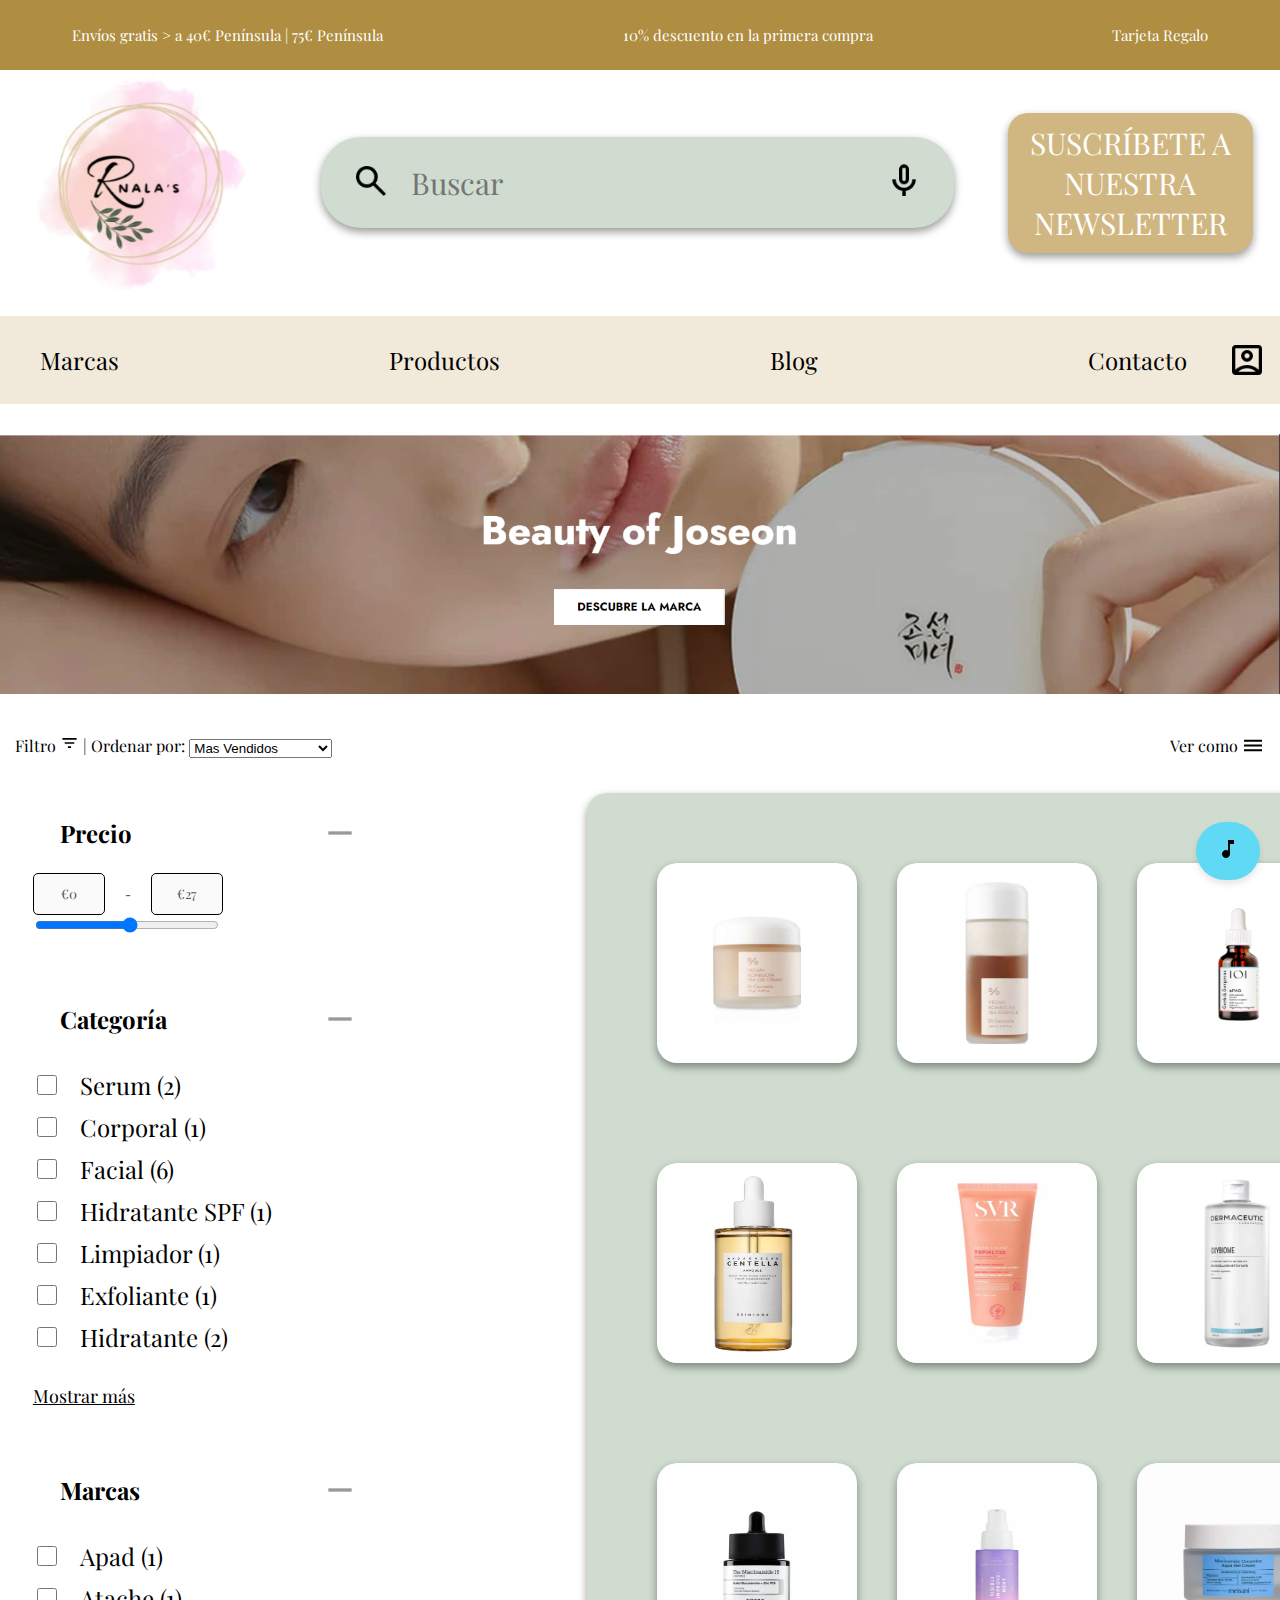
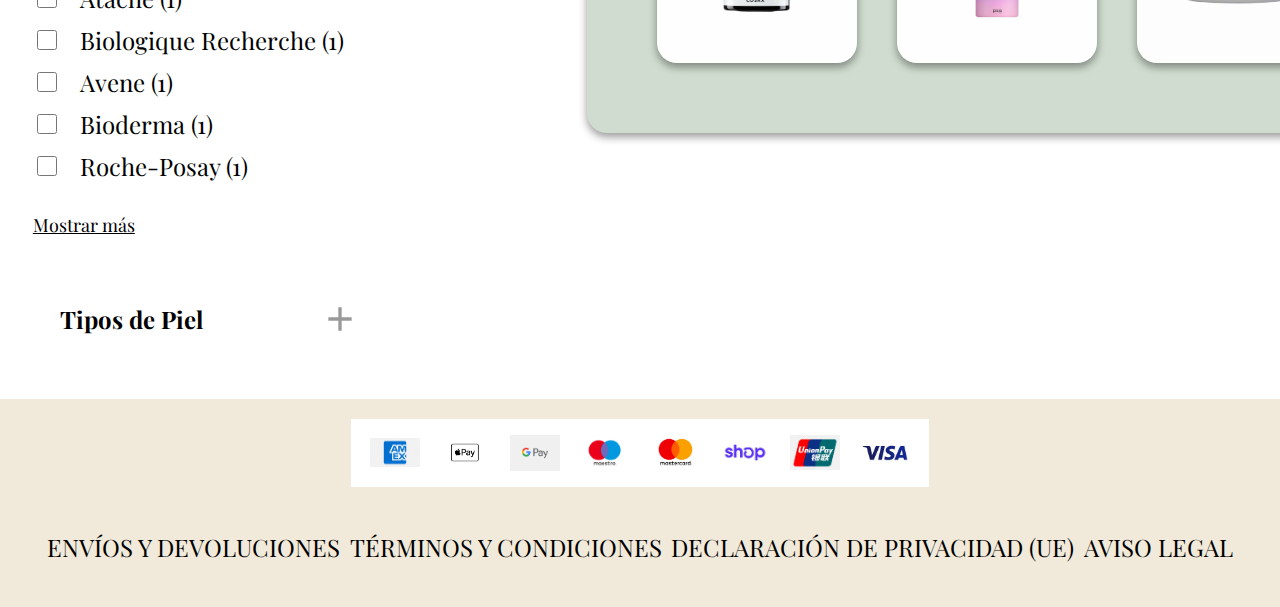
<file: listado.html>
<!DOCTYPE html>
<html lang="en">
<head>
    <meta charset="UTF-8">
    <meta name="viewport" content="width=device-width, initial-scale=1.0">
    <title>Listado de Productos</title>
    <link rel="stylesheet" href="estilos/listado.css">
    <link href="https://fonts.googleapis.com/css2?family=Playfair+Display:ital,wght@0,400..900;1,400..900&display=swap" rel="stylesheet">

</head>
<body>
    <header> <!-- Se utiliza para el contenido de la parte superior del sitio -->
        <p onclick="window.location.href='error404.html'">Envíos gratis > a 40€ Península | 75€ Península</p>
        <p onclick="window.location.href='listado.html'">10% descuento en la primera compra</p>
        <p onclick="window.location.href='error404.html'">Tarjeta Regalo</p>
    </header>
    
    <main> <!-- Se usa para englobar todo el contenido principal de la página -->
        <section id="cabecera">
            <!-- Agrupa los elementos relacionados con la barra de búsqueda -->
                <img id="logo" src="imagenes/screenshot.1.jpg" alt="Logotipo" onclick="window.location.href='index.html'"> <!-- Logotipo de la tienda -->

                <figure id="search-bar">
                    <button><img src="imagenes/search_24dp_000000_FILL0_wght400_GRAD0_opsz24.png" width="20px" alt=""></button>
                    <input type="text" placeholder="Buscar"> <!-- Campo de texto para realizar búsquedas -->
                    <button><img src="imagenes/mic_24dp_000000_FILL0_wght400_GRAD0_opsz24.png" width="20px" alt=""></button>
                </figure>
                
                <button id="dalelike" onclick="window.location.href='error404.html'">SUSCRÍBETE A NUESTRA NEWSLETTER</button> <!-- Botón para suscripción -->
        </section>

        <nav> <!-- Define la barra de navegación principal -->
            <div id="as">
                <a href="#carousel">Marcas</a>
                <a href="listado.html">Productos</a>
                <a href="nosotros.html">Blog</a>
                <a href="contacto.html">Contacto</a>
            </div> 
            <!-- Iconos para usuario, favoritos y carrito -->
            <figure id="iconos">
                <img src="imagenes/account_box_24dp_000000_FILL0_wght400_GRAD0_opsz24.png" onclick="window.location.href='error404.html'" alt="Usuario">
                <img src="imagenes/favorite_24dp_000000_FILL0_wght400_GRAD0_opsz24.png" onclick="window.location.href='error404.html'" alt="Favoritos">
                <img src="imagenes/shopping_cart_24dp_000000_FILL0_wght400_GRAD0_opsz24.png" onclick="window.location.href='error404.html'" alt="Carrito">
            </figure>
        </nav>

        <section id="josean"> <!-- Se ha utilizado section para todas las demas partes del codigo -->
            <a href=""><img src="imagenes/Josean.png" alt=""></a>
        </section>

        <section id="filtros">
            <div class="left-section">
                    <span>Filtro</span>
                    <img src="imagenes/filter.svg" alt="">
                <label for="opciones">| Ordenar por:</label>
                    <select id="opciones" name="opciones">
                        <option value="opcion1">Mas Vendidos</option>
                        <option value="opcion2">Precio Ascendente</option>
                        <option value="opcion3">Precio Descendente</option>
                        <option value="opcion4">Mayor Descuento</option>
                    </select>
            </div>

            <!-- Sección derecha -->
            <div class="right-section">
                <span>Ver como</span>
                <img src="imagenes/burgermenu.svg" alt="">
            </div>
        </section>

        <section id="container">
            <aside> <!-- Se ha utilizado aside para la parte de la izquierda donde se encuentran los filtros -->
                <div class="filters">
                    <section class="head">
                    <h3>Precio</h3>
                    <img src="diw img/remove_24dp_999999_FILL0_wght400_GRAD0_opsz24.svg" alt="">
                    </section>
                    <div id="precios">
                        <input type="text" value="€0" disabled>
                        <span>-</span>
                        <input type="text" value="€27" disabled>
                    </div>
                    <input id="rango" type="range" min="0" max="27" value="€0">
                </div>
                <br>
                <br>
                <div id="categorias">
                    <section class="head">
                    <h3>Categoría</h3>
                    <img src="diw img/remove_24dp_999999_FILL0_wght400_GRAD0_opsz24.svg" alt="">
                    </section>
                        <li><input type="checkbox"><span>Serum (2)</span></li>
                        <li><input type="checkbox"><span>Corporal (1)</span></li>
                        <li><input type="checkbox"><span>Facial (6)</span></li>
                        <li><input type="checkbox"><span>Hidratante SPF (1)</span></li>
                        <li><input type="checkbox"><span>Limpiador (1)</span></li>
                        <li><input type="checkbox"><span>Exfoliante (1)</span></li>
                        <li><input type="checkbox"><span>Hidratante (2)</span></li>

                        <br>

                        <a id="mas" href="" >Mostrar más</a>
                </div>
                <br>
                <br>
                <div id="marcas">
                    <section class="head">
                    <h3>Marcas</h3>
                    <img src="diw img/remove_24dp_999999_FILL0_wght400_GRAD0_opsz24.svg" alt="">
                    </section>
                        <li><input type="checkbox"><span>Apad (1)</span></li>
                        <li><input type="checkbox"><span>Atache (1)</span></li>
                        <li><input type="checkbox"><span>Biologique Recherche (1)</span></li>
                        <li><input type="checkbox"><span>Avene (1)</span></li>
                        <li><input type="checkbox"><span>Bioderma (1)</span></li>
                        <li><input type="checkbox"><span>Roche-Posay (1)</span></li>

                        <br>

                        <a id="mas" href="" >Mostrar más</a>
                </div>
                <br>
                <br>
                <div id="tipospiel">
                    <h3>Tipos de Piel</h3>
                    <img src="diw img/add_24dp_999999_FILL0_wght400_GRAD0_opsz24.svg" alt="">
                </div>
            </aside>

            <!-- Listado de productos -->
            <section id="productos"> <!-- Sección principal para mostrar productos -->
                <article class="prod" onclick="location.href='#'">
                    <figure>
                        <a href="detalles.html">
                            <img src="imagenes/Producto 1.webp" alt="">
                            <div class="overlay">
                                <p>
                                    Vegan Kombucha Tea Gel
                                    <br>
                                    €27                                
                                </p>
                            </div>
                        </a>
                    </figure>
                </article>
                <article class="prod" onclick="location.href='#'">
                    <figure>
                        <a href="detalles.html">
                            <img src="imagenes/producto 2.webp" alt="">
                            <div class="overlay">
                                <p>
                                    Vegan Kombucha Tea Essense
                                    <br>
                                    €25                             
                                </p>
                            </div>
                        </a>
                    </figure>
                </article>
                <article class="prod" onclick="location.href='#'">
                    <figure>
                        <a href="detalles.html">
                            <img src="imagenes/prod3.webp" alt="">
                            <div class="overlay">
                                <p>
                                    aPAD 20% acelaico
                                    <br>
                                    €17                                
                                </p>
                            </div>
                        </a>
                    </figure>
                </article>
                <article class="prod" onclick="location.href='#'">
                    <figure>
                        <a href="detalles.html">
                            <img src="diw img/prod4-Photoroom.jpg" alt="">
                            <div class="overlay">
                                <p>
                                    Madagascar Centella Ampoule
                                    <br>
                                    €19                                
                                </p>
                            </div>
                        </a>
                    </figure>
                </article>
                <article class="prod" onclick="location.href='#'">
                    <figure>
                        <a href="detalles.html">
                            <img src="imagenes/prod5.webp" alt="">
                            <div class="overlay">
                                <p>
                                    Baume Lavant Topialyse
                                    <br>
                                    €16                                
                                </p>
                            </div>
                        </a>
                    </figure>
                </article>
                <article class="prod" onclick="location.href='#'">
                    <figure>
                        <a href="detalles.html">
                            <img src="imagenes/prod6.webp" alt="">
                            <div class="overlay">
                                <p>
                                    Oxybiome Cleansing Micellar Water
                                    <br>
                                    €22                                
                                </p>
                            </div>
                        </a>
                    </figure>
                </article>
                <article class="prod" onclick="location.href='#'">
                    <figure>
                        <a href="detalles.html">
                            <img src="imagenes/prod7.webp" alt="">
                            <div class="overlay">
                                <p>
                                    The Niacinamide 15
                                    <br>
                                    €31                                
                                </p>
                            </div>
                        </a>
                    </figure>
                </article>
                <article class="prod" onclick="location.href='#'">
                    <figure>
                        <a href="detalles.html">
                            <img src="imagenes/prod8.webp" alt="">
                            <div class="overlay">
                                <p>
                                    Step 003 Serum
                                    <br>
                                    €25                                
                                </p>
                            </div>
                        </a>
                    </figure>
                </article>
                <article class="prod" onclick="location.href='#'">
                    <figure>
                        <a href="detalles.html">
                            <img src="imagenes/prod9.webp" alt="">
                            <div class="overlay">
                                <p>
                                    Niacinamide Cucumber Aqua Gel Cream
                                    <br>
                                    €24                               
                                </p>
                            </div>
                        </a>
                    </figure>
                </article>
            </section>
        </section>
    </main>

    <!-- Pie de página -->
    <footer> <!-- Sección final con métodos de pago y enlaces legales -->
        <section id="metodos_pago"> <!-- Agrupa logotipos de métodos de pago -->
            <img src="imagenes/amex.png" height="50px" width="50px" alt="Amex">
            <img src="imagenes/apple.png" height="50px" width="50px" alt="Apple Pay">
            <img src="imagenes/google-pay-logo.jpg" height="50px" width="50px" alt="Google Pay">
            <img src="imagenes/logo-Maestro.png" height="50px" width="50px" alt="Maestro">
            <img src="imagenes/logo_mastercard-despues.jpg" height="50px" width="50px" alt="MasterCard">
            <img src="imagenes/shop-app6999.jpg" height="50px" width="50px" alt="Shop App">
            <img src="imagenes/unionpay.png" height="50px" width="50px" alt="UnionPay">
            <img src="imagenes/visa.jpg" height="50px" width="50px" alt="Visa">
        </section>
        
        <section id="condiciones"> <!-- Enlaces relacionados con términos legales -->
            <p>ENVÍOS Y DEVOLUCIONES</p>
            <p>TÉRMINOS Y CONDICIONES</p>
            <p>DECLARACIÓN DE PRIVACIDAD (UE)</p>
            <p>AVISO LEGAL</p>
        </section>
    </footer>

    <!-- Botón flotante con audio -->
    <button class="boton-flotante" onclick="toggleAudio()"><img src="diw img/music_note_24dp_000000_FILL0_wght400_GRAD0_opsz24.svg" alt=""></button>

    <!-- Audio oculto -->
    <audio id="audioChat">
        <source src="plinplonplin/Pokemon Heart Gold & Soul Silver Remastered - Poke Mart.mp3" type="audio/mpeg">
    </audio>

    <script>
        function toggleAudio() {
            let audio = document.getElementById("audioChat");
            
            if (audio.paused) {
                audio.play();
            } else {
                audio.pause();
            }
        }
    </script>
</body>
</html>
</file>
<file: estilos/inicio.css>
/* Estilos generales */
body {
    margin: 0;
    font-family: 'Playfair Display', serif;
}

header {
    display: flex;
    justify-content: space-between;
    background-color: #AF8D41;
    padding: 10px;
    padding-left: 8vh;
    padding-right: 8vh;
    font-size: 15px;
    color: black;
    text-align: center;
}

header a {
    transition: color 0.1s linear, transform 0.3s ease;
    cursor: pointer;
    text-decoration: none;
    color: black;    
}

header a:hover {
    color: white;
    transform: scale(1.2);
}

main {
    max-width: 100%;
    margin: 0 auto;
}

section {
    padding: 0 3vh;
}

/* Barra de búsqueda */
#cabecera {
    display: flex;
    align-items: center;
    justify-content: space-between;
}

#logo {
    height: auto;
    width: 240px;
    cursor: pointer;
}

#dalelike {
    font-size: 30px;
    width: 20%;
    background-color: #D0B781 ;
    border: none;
    padding: 10px 20px;
    cursor: pointer;
    border-radius: 20px;
    color: black;
    transition: background-color 0.3s ease, transform 0.3s ease;
    box-shadow: 0 4px 8px rgba(0, 0, 0, 0.4);
    font-family: 'Playfair Display', serif;

}

#dalelike:hover {
    background-color: #695427;
    transform: scale(1.05);
}

#search-bar {
    display: flex;
    flex-direction: row;
    align-items: center;
    background-color: #CFDCCF;
    padding: 14px 10px;
    border-radius: 40px;
    width: 50%;
    box-shadow: 0 4px 8px rgba(0, 0, 0, 0.4);
}

#search-bar label {
    display: none;
}

#search-bar img {
    height: auto;
    width: 40px;
}

#search-bar input {
    flex: 1;
    font-size: 30px;
    padding: 10px 0;
    outline: none;
    border: none;
    background-color: #CFDCCF;
    margin-right: 13vw;
    font-family: 'Playfair Display', serif;
}

#search-bar button {
    background-color: #CFDCCF;
    border: none;
    padding: 10px 20px;
    cursor: pointer;
    border-radius: 20px;
    font-size: 12px;
    color: #666;
}

/* Navegación */
nav {
    display: flex;
    justify-content: space-between;
    background-color: #F1E9D9;
    align-items: center;
    margin-top: 20px;
    font-size: 24px;
    padding: 0 40px;
    transition: background-color 0.3s ease, padding 0.3s ease;
}

#as {
    display: flex;
    flex-direction: row;
    gap: 30vh;
}

#as a{
    text-decoration: none;
    color: black;
    transition: transform 0.3s ease;
}

#as a:hover {
    transform: scale(1.2);
}

#iconos {
    display: flex;
    flex-direction: row;
    justify-content: space-between;
    gap: 10vh;
}

#iconos img {
    width: 40px;
    cursor: pointer;
    transition: transform 0.3s ease;
}

#iconos img:hover {
    transform: scale(1.2);
}

/* Imagen principal */
#img-pri {
    display: flex;
    flex-direction: row;
    margin-top: 20px;
    justify-content: space-between;
}

#img-pri img {
    border-radius: 30px;
    width: 60%;
    height: auto;
    box-shadow: 0 4px 8px rgba(0, 0, 0, 0.4);
}

#botones {
    display: flex;
    width: 30%;
    flex-direction: column;
    justify-content: space-around;
}

#botones button {
    background-color: #FDE2E8;
    border: none;
    padding: 5%;
    cursor: pointer;
    border-radius: 20px;
    font-size: 24px;
    color: black;
    transition: background-color 0.3s ease, transform 0.3s ease;
    box-shadow: 0 4px 8px rgba(0, 0, 0, 0.4);
    font-family: 'Playfair Display', serif;
}

#botones button:hover {
    background-color: #CFDCCF;
    transform: scale(1.05);
}

/* Contenedor del carrusel */
.carousel {
    width: 100vw; /* Ocupa el ancho total */
    overflow: hidden;
    white-space: nowrap;
    position: relative;
    background: white;
    margin-top: 20px;
}

/* Contenedor de las imágenes (se moverá) */
.carousel-track {
    display: flex;
    width: 200%; /* Doble del tamaño para la animación */
    animation: scroll 10s linear infinite;
    flex-direction: row;
    justify-content: space-between;
}

/* Imágenes del carrusel */
.carousel img {
    width: 200px; /* Cada imagen ocupa el 100% del ancho de la pantalla */
    height: auto;
    border: 1px solid white;
    cursor: pointer;
}

/* Animación de desplazamiento */
@keyframes scroll {
    0% { transform: translateX(0); }
    100% { transform: translateX(-50%); } /* Se mueve la mitad del contenedor */
}

/* Clonamos las imágenes para que sea un bucle infinito */
.carousel-track img {
    flex-shrink: 0;
}

/* Secciones laterales */
#fotos-laterales {
    display: flex;
    justify-content: space-between;
    margin-top: 20px;
}

#fotos-laterales article {
    width: 40%;
}

#fotos-laterales img {
    width: 100%;
    border-radius: 30px;
    height: 300px;
    object-fit: cover;
    cursor: pointer;
    box-shadow: 0 4px 8px rgba(0, 0, 0, 0.4);
}

/* Rutinas */
#rutinas {
    display: flex;
    justify-content: space-between;
    margin-top: 20px;
}

#rutinas article {
    width: 38%;
    text-align: center;
}

#rutinas img {
    width: 100%;
    border-radius: 10px;
}

/* Redes sociales */
#redes {
    text-align: center;
    margin: auto;
    font-size: 24px;
    color: black;
    width: 16%;
    font-weight: bold;
}

#redes_fotos {
    display: flex;
    justify-content: space-between;
}

#redes_fotos img {
    width: 40%;
    border-radius: 30px;
    height: 500px;
    object-fit: cover;
    box-shadow: 0 4px 8px rgba(0, 0, 0, 0.4);
}

.boton-flotante {
    position: fixed;
    bottom: 20px;
    right: 20px;
    background-color: #5FD9F4;
    color: white;
    border: none;
    padding: 15px 20px;
    border-radius: 50px;
    cursor: pointer;
    font-size: 16px;
    box-shadow: 0 4px 6px rgba(0, 0, 0, 0.1);
    transition: background-color 0.3s ease;
}

.boton-flotante:hover {
    background-color: #0C9ABA;
}


/* Footer */
footer {
    margin-top: 20px;
    background-color: #F1E9D9;
    padding: 20px;
    font-size: 12px;
    color: black;
    transition: background-color 0.3s ease, padding 0.3s ease;
}

#metodos_pago {
    display: flex;
    justify-content: center;
    padding: 1vh;
    background-color: white;
    width: fit-content;
    margin: auto;
    transition: background-color 0.3s ease, padding 0.3s ease;
}

#metodos_pago img {
    margin: 0 10px;
    object-fit: contain;
    transition: transform 0.3s ease;
    cursor: pointer;
}

#metodos_pago img:hover {
    transform: scale(1.1);
}

#condiciones {
    text-align: center;
    display: flex;
    flex-direction: row;
    justify-content: space-between;
    margin-top: 20px;
    transition: margin-top 0.3s ease;
    cursor: pointer;
}

#condiciones h3 {
    font-size: 24px;
    transition: transform 0.3s ease, color 0.3s ease;
}

#condiciones h3:hover {
    color: black;
    transform: scale(1.2);
}

#audioTranscript {
    display: none;
}

/* Media Query para Tabletas */
@media (max-width: 1024px) {
    header {
        flex-direction: row;
        text-align: center;
        padding: 15px;
    }

    #cabecera {
        flex-direction: column;
        align-items: center;
    }

    #logo {
        width: 200px;
    }

    #dalelike {
        width: 70%;
        font-size: 24px;
    }

    #search-bar {
        width: 90%;
    }

    nav {
        flex-direction: column;
        padding: 10px;
        text-align: center;
    }

    #as {
        gap: 14vh;
    }

    #iconos {
        gap: 5vh;
    }

    #img-pri {
        flex-direction: column;
        align-items: center;
    }

    #img-pri img {
        width: 80%;
    }

    #botones {
        width: 80%;
        margin-top: 20px;
        gap: 30px;
    }

    #fotos-laterales {
        flex-direction: column;
        align-items: center;
    }

    #fotos-laterales h1 {
        text-align: center;
    }

    #fotos-laterales article {
        width: 80%;
        margin-bottom: 20px;
    }

    #rutinas {
        flex-direction: column;
        align-items: center;
    }

    #rutinas article {
        width: 80%;
        margin-bottom: 20px;
    }

    #redes {
        width: 40%;
    }

    #redes_fotos {
        flex-direction: column;
        align-items: center;
    }

    #redes_fotos img {
        width: 80%;
        height: auto;
        margin-bottom: 20px;
    }

    footer {
        font-size: 14px;
        width: 100%;
        box-sizing: border-box;
        padding: 20px 5%;
    }

    #condiciones {
        width: 100%;
        box-sizing: border-box;
        padding: 0 5%;
    }

    #condiciones p {
        font-size: 20px;
        text-align: center;
    }
}

/* Media Query para Smartphones Pequeños (máx. 400px) */
@media (max-width: 400px) {
    * {
        max-width: 100%;
    }

    body {
        width: 100%;
        overflow-x: hidden;
    }

    main, section, header, footer, nav {
        max-width: 100vw;
        overflow-x: hidden;
    }

    #search-bar, #iconos, #botones {
        width: 100%;
        max-width: 100%;
    }

    header {
        flex-direction: row;
        align-items: center;
        padding: 8px;
        font-size: 12px;
    }

    #cabecera {
        flex-direction: column;
        align-items: center;
        justify-content: center;
        text-align: center;
    }

    #logo {
        width: 120px;
    }

    #dalelike {
        width: 90%;
        font-size: 16px;
        padding: 6px;
        margin-bottom: 15px;
    }

    #search-bar {
        width: 95%;
        padding: 8px;
        border-radius: 30px;
    }

    #search-bar input {
        font-size: 16px;
    }

    nav {
        margin-top: 0px;
        flex-direction: column;
        font-size: 18px;
        text-align: center;
        padding: 4px;
    }

    #as {
        gap: 5vh;
        overflow-x: visible;
    }

    #iconos {
        flex-direction: row;
        gap: 4vh;
    }

    #img-pri {
        flex-direction: column;
        align-items: center;
    }

    #img-pri img {
        width: 95%;
    }

    #botones {
        width: 95%;
        margin-top: 10px;
        gap: 20px;
        overflow-x: visible;
    }

    #botones button {
        font-size: 16px;
        padding: 8px;
    }

    @keyframes scroll {
        0% { transform: translateX(0); }
        100% { transform: translateX(-600%); } /* Se mueve la mitad del contenedor */
    }

    .carousel-track {
        width: 600%;
        animation: scroll 15s linear infinite;
    }

    #fotos-laterales {
        flex-direction: column;
        align-items: center;
    }

    #fotos-laterales h1 {
        text-align: center;
        font-size: 18px;
    }

    #fotos-laterales article {
        width: 95%;
    }

    #rutinas {
        flex-direction: column;
        align-items: center;
    }

    #rutinas article {
        width: 95%;
    }

    #redes {
        width: 70%;
        font-size: 16px;
    }

    #redes_fotos img {
        width: 95%;
        height: auto;
    }

    footer {
        font-size: 10px;
        padding: 15px;
    }

    #condiciones {
        flex-direction: column;
        text-align: center;
    }

    #condiciones p {
        font-size: 16px;
    }
}
</file>
<file: estilos/contacto.css>
/* Estilos generales */
body {
    margin: 0;
    font-family: 'Playfair Display', serif;
}

header {
    display: flex;
    justify-content: space-between;
    background-color: #AF8D41;
    padding: 10px;
    padding-left: 8vh;
    padding-right: 8vh;
    font-size: 15px;
    color: white;
    text-align: center;
}

header p {
    transition: color 0.1s linear, transform 0.3s ease;
    cursor: pointer;
    font-family: 'Playfair Display', serif;
}

header p:hover {
    color: white;
    transform: scale(1.2);
}

main {
    max-width: 100%;
    margin: 0 auto;
}

section {
    padding: 0 3vh;
}

/* Barra de búsqueda */
#cabecera {
    display: flex;
    align-items: center;
    justify-content: space-between;
}

#logo {
    height: auto;
    width: 240px;
    cursor: pointer;
}

#dalelike {
    font-size: 30px;
    width: 20%;
    background-color: #D0B781 ;
    border: none;
    padding: 10px 20px;
    cursor: pointer;
    border-radius: 20px;
    color: white;
    transition: background-color 0.3s ease, transform 0.3s ease;
    box-shadow: 0 4px 8px rgba(0, 0, 0, 0.4);
    font-family: 'Playfair Display', serif;
}

#dalelike:hover {
    background-color: #695427;
    transform: scale(1.05);
}

#search-bar {
    display: flex;
    align-items: center;
    background-color: #CFDCCF;
    padding: 14px 10px;
    border-radius: 40px;
    width: 50%;
    box-shadow: 0 4px 8px rgba(0, 0, 0, 0.4);
}

#search-bar img {
    height: auto;
    width: 40px;
}

#search-bar input {
    flex: 1;
    font-size: 30px;
    padding: 10px 0;
    outline: none;
    border: none;
    background-color: #CFDCCF;
    font-family: 'Playfair Display', serif;
}

#search-bar button {
    background-color: #CFDCCF;
    border: none;
    padding: 10px 20px;
    cursor: pointer;
    border-radius: 20px;
    font-size: 12px;
    color: black;
}

/* Navegación */
nav {
    display: flex;
    justify-content: space-between;
    background-color: #F1E9D9;
    align-items: center;
    margin-top: 20px;
    font-size: 24px;
    padding: 0 40px;
    transition: background-color 0.3s ease, padding 0.3s ease;
}

#as {
    display: flex;
    flex-direction: row;
    gap: 30vh;
}

#as a{
    text-decoration: none;
    color: black;
    transition: transform 0.3s ease;
}

#as a:hover {
    transform: scale(1.2);
}

#iconos {
    display: flex;
    flex-direction: row;
    justify-content: space-between;
    gap: 10vh;
}

#iconos img {
    width: 40px;
    cursor: pointer;
    transition: transform 0.3s ease;
}

#iconos img:hover {
    transform: scale(1.2);
}

#medio {
    display: flex;
    justify-content: center; /* Centrar contenido en el medio */
    align-items: center;
    gap: 40px; /* Espaciado entre elementos */
    padding: 0 30px; /* Margen respecto a los bordes de la pantalla */
}

#medio img {
    width: 300px;
    height: 500px;
    object-fit: cover;
    flex-shrink: 0; /* Evita que las imágenes se reduzcan */
    margin: 0 20px; /* Separación de los bordes */
    border-radius: 30px;
    box-shadow: 0 4px 8px rgba(0, 0, 0, 0.4);

}

#mid {
    display: flex;
    flex-direction: column;
    align-items: center;
    gap: 40px;
    width: 80%;
}

#mid img {
    width: 300px;
    height: auto;
    box-shadow: none;
}

.form-container {
    background-color: #CFDCCF;
    border-radius: 10px;
    padding: 20px 30px;
    width: 100%; 
    box-shadow: 0 4px 8px rgba(0, 0, 0, 0.4);
    margin-bottom: 40px;
}


h1 {
    text-align: center;
    font-size: 30px;
    margin-bottom: 20px;
    color: #2d2d2d;
}

.form-row {
    display: flex;
    gap: 20px;
}

.form-group {
    display: flex;
    flex-direction: column;
    flex: 1;
    margin-bottom: 15px;
}

label {
    margin-bottom: 5px;
    font-size: 18px;
    color: #2d2d2d;
}

.form-group input, textarea {
    border: 1px solid #cccccc;
    border-radius: 5px;
    padding: 8px;
    font-size: 14px;
    box-sizing: border-box;
    box-shadow: 0 4px 8px rgba(0, 0, 0, 0.4);
}

textarea {
    resize: none;
    box-shadow: 0 4px 8px rgba(0, 0, 0, 0.4);
}

.checkbox-group {
    text-align: start;
    display: flex;
    flex-direction: row;
    margin-bottom: 20px; /* Espacio inferior para mejor separación */
}

.privacidad {
    margin-top: 6px;
}

.submit-button {
    background-color: #567857;
    color: white;
    border: none;
    border-radius: 5px;
    padding: 10px 20px;
    cursor: pointer;
    font-size: 14px;
    text-align: center;
    display: inline-block; /* Asegura que se quede alineado con otros elementos */
    margin-left: 0; /* Elimina cualquier centrado */
    box-shadow: 0 4px 8px rgba(0, 0, 0, 0.4);
}


.submit-button:hover {
    background-color: #3F5840;
}

#abajo {
    display: flex;
    flex-direction: row;
    justify-content: space-between; 
}

#maps {
    width: 45%;
    border-radius: 20px;
    box-shadow: 0 4px 8px rgba(0, 0, 0, 0.4);
}

#maps iframe {
    border-radius: 20px;
    box-shadow: 0 4px 8px rgba(0, 0, 0, 0.4);
    border: none;
    width: 100%;
    height: 100%;
}

#trabaja {
    display: flex;
    flex-direction: row;
    background-color: #CFDCCF;
    border-radius: 20px;
    width: 45%;
    box-shadow: 0 4px 8px rgba(0, 0, 0, 0.4);
}

#trabaja img {
    width: 300px;
    height: auto;
    border-radius: 20px 0 0 20px;
}

#texto-trabaja {
    display: flex;
    flex-direction: column;
    border-radius: 0 10px 10px 0;
    padding: 0 20px;
}

#texto-trabaja h1 {
    color: #2d2d2d;
    margin-bottom: 20px;
    text-align: left;
}

.boton-flotante {
    position: fixed;
    bottom: 20px;
    right: 20px;
    background-color: #5FD9F4;
    color: white;
    border: none;
    padding: 15px 20px;
    border-radius: 50px;
    cursor: pointer;
    font-size: 16px;
    box-shadow: 0 4px 6px rgba(0, 0, 0, 0.1);
    transition: background-color 0.3s ease;
}

.boton-flotante:hover {
    background-color: #0C9ABA;
}

/* Footer */
footer {
    margin-top: 20px;
    background-color: #F1E9D9;
    padding: 20px;
    font-size: 12px;
    color: black;
    transition: background-color 0.3s ease, padding 0.3s ease;
}

#metodos_pago {
    display: flex;
    justify-content: center;
    padding: 1vh;
    background-color: white;
    width: fit-content;
    margin: auto;
    transition: background-color 0.3s ease, padding 0.3s ease;
}

#metodos_pago img {
    margin: 0 10px;
    object-fit: contain;
    transition: transform 0.3s ease;
    cursor: pointer;
}

#metodos_pago img:hover {
    transform: scale(1.1);
}

#condiciones {
    text-align: center;
    display: flex;
    flex-direction: row;
    justify-content: space-between;
    margin-top: 20px;
    transition: margin-top 0.3s ease;
    cursor: pointer;
}

#condiciones p {
    font-size: 24px;
    transition: transform 0.3s ease, color 0.3s ease;
}

#condiciones p:hover {
    color: black;
    transform: scale(1.2);
}

/* Media Query para Tabletas */
@media (max-width: 1024px) {
    header {
        padding: 15px;
    }

    #cabecera {
        flex-direction: column;
        align-items: center;
    }

    #logo {
        width: 200px;
    }

    #dalelike {
        width: 70%;
        font-size: 24px;
    }

    #search-bar {
        width: 90%;
    }

    nav {
        flex-direction: column;
        padding: 10px;
    }

    #as {
        gap: 14vh;
    }

    #iconos {
        gap: 5vh;
    }

    #medio {
        flex-direction: column;
        padding: 15px;
    }

    #medio > img {
        display: none;
    }

    #mid {
        width: 95%;
    }

    .form-container {
        padding: 15px;
    }

    #abajo {
        flex-direction: column;
        gap: 20px;
    }

    #maps {
        width: 100%;
        margin: auto;
        height: 500px;
    }

    #trabaja {
        width: 100%;
        margin: auto;
    }

    #trabaja img {
        border-radius: 20px 0 0 20px;
    }

    footer {
        font-size: 14px;
        width: 100%;
        box-sizing: border-box;
        padding: 20px 5%;
    }

    #condiciones {
        width: 100%;
        box-sizing: border-box;
        padding: 0 5%;
    }

    #condiciones p {
        font-size: 20px;
        text-align: center;
    }
}

/* Media Query para Smartphones */
@media (max-width: 400px) {
    * {
        max-width: 100%;
    }

    body {
        width: 100%;
        overflow-x: hidden;
    }

    main, section, header, footer, nav {
        max-width: 100vw;
        overflow-x: hidden;
    }

    #search-bar, #iconos, #botones {
        width: 100%;
        max-width: 100%;
    }

    header {
        flex-direction: row;
        align-items: center;
        padding: 8px;
        font-size: 12px;
    }

    #cabecera {
        flex-direction: column;
        align-items: center;
        justify-content: center;
        text-align: center;
    }

    #logo {
        width: 120px;
    }

    #dalelike {
        width: 90%;
        font-size: 16px;
        padding: 6px;
        margin-bottom: 15px;
    }

    #search-bar {
        width: 95%;
        padding: 8px;
        border-radius: 30px;
    }

    #search-bar input {
        font-size: 16px;
    }

    nav {
        margin-top: 0px;
        flex-direction: column;
        font-size: 18px;
        text-align: center;
        padding: 4px;
    }

    #as {
        gap: 5vh;
        overflow-x: visible;
    }

    #iconos {
        flex-direction: row;
        gap: 4vh;
    }

    #medio img {
        width: 100%;
        height: 200px;
    }
    

    .form-container {
        padding: 10px;
    }

    .form-row {
        flex-direction: column;
        gap: 10px;
    }

    h1 {
        font-size: 24px;
    }

    label {
        font-size: 16px;
    }

    #abajo {
        overflow-x: visible;
    }

    #trabaja {
        flex-direction: column;
        width: 100%;
    }

    #trabaja img {
        height: 300px;
        width: 100%;
        border-radius: 20px 20px 0 0;
    }

    #texto-trabaja h1 {
        font-size: 20px;
    }

    footer {
        font-size: 9px;
        padding: 10px;
    }

    #condiciones {
        flex-direction: column;
        align-items: center;
        text-align: center;
    }

    #condiciones p {
        font-size: 18px;
    }
}
</file>
<file: estilos/detalles.css>
/* Estilos generales */
body {
    margin: 0;
    font-family: 'Playfair Display', serif;
}

header {
    display: flex;
    justify-content: space-between;
    background-color: #AF8D41;
    padding: 10px;
    padding-left: 8vh;
    padding-right: 8vh;
    font-size: 15px;
    color: white;
    text-align: center;
}

header p {
    transition: color 0.1s linear, transform 0.3s ease;
    cursor: pointer;
    font-family: 'Playfair Display', serif;
}

header p:hover {
    color: white;
    transform: scale(1.2);
}

main {
    max-width: 100%;
    margin: 0 auto;
}

section {
    padding: 0 3vh;
}

/* Barra de búsqueda */
#cabecera {
    display: flex;
    align-items: center;
    justify-content: space-between;
}

#logo {
    height: auto;
    width: 240px;
    cursor: pointer;
}

#dalelike {
    font-size: 30px;
    width: 20%;
    background-color: #D0B781 ;
    border: none;
    padding: 10px 20px;
    cursor: pointer;
    border-radius: 20px;
    color: white;
    transition: background-color 0.3s ease, transform 0.3s ease;
    box-shadow: 0 4px 8px rgba(0, 0, 0, 0.4);
    font-family: 'Playfair Display', serif;
}

#dalelike:hover {
    background-color: #695427;
    transform: scale(1.05);
}

#search-bar {
    display: flex;
    align-items: center;
    background-color: #CFDCCF;
    padding: 14px 10px;
    border-radius: 40px;
    width: 50%;
    box-shadow: 0 4px 8px rgba(0, 0, 0, 0.4);
}

#search-bar img {
    height: auto;
    width: 40px;
}

#search-bar input {
    flex: 1;
    font-size: 30px;
    padding: 10px 0;
    outline: none;
    border: none;
    background-color: #CFDCCF;
    font-family: 'Playfair Display', serif;
}

#search-bar button {
    background-color: #CFDCCF;
    border: none;
    padding: 10px 20px;
    cursor: pointer;
    border-radius: 20px;
    font-size: 12px;
    color: black;
}

/* Navegación */
nav {
    display: flex;
    justify-content: space-between;
    background-color: #F1E9D9;
    align-items: center;
    margin-top: 20px;
    font-size: 24px;
    padding: 0 40px;
    transition: background-color 0.3s ease, padding 0.3s ease;
}

#as {
    display: flex;
    flex-direction: row;
    gap: 30vh;
}

#as a{
    text-decoration: none;
    color: black;
    transition: transform 0.3s ease;
}

#as a:hover {
    transform: scale(1.2);
}

#iconos {
    display: flex;
    flex-direction: row;
    justify-content: space-between;
    gap: 10vh;
}

#iconos img {
    width: 40px;
    cursor: pointer;
    transition: transform 0.3s ease;
}

#iconos img:hover {
    transform: scale(1.2);
}

.breadcrumb {
    display: flex;
    justify-content: flex-start;
    align-items: center;
    background-color: white;
    padding: 20px 10px;
    font-size: 20px;
    width: fit-content;
    border-radius: 20px;
    margin-left: 20px;
}

.breadcrumb a {
    text-decoration: none;
    color: black;
    transition: transform 0.3s ease;
    font-family: 'Playfair Display', serif;
}

#producto {
    display: flex;
    flex-direction: column;
    align-items: center;
    width: 50%;
}

#product-image {
    display: flex;
    flex-direction: row;
    align-items: center;
}

#product-image img {
    border-radius: 30px;
    width: 400px;
    height: auto;
    margin-right: 20px;
    margin: 0;
}

#product-image button {
    border-radius: 30px;
    height: fit-content;
    background-color: white;
}

#relacionados {
    display: flex;
    flex-direction: row;
    gap: 20px;
    margin-top: 20px;
}

#relacionados img {
    width: 165px;
    height: auto;
    border-radius: 20px;
    box-shadow: 0 4px 8px rgba(0, 0, 0, 0.4);

}

.right-section {
    background-color: #CFDCCF;
    border-radius: 30px;
    padding: 20px;
    width: 40%;
    height: auto;
    box-shadow: 0 4px 8px rgba(0, 0, 0, 0.4);
    font-family: 'Playfair Display', serif;
}

#titulo {
    font-size: 24px;
    font-weight: bold;
    margin-top: 15px;
}

.product-details1 {
    margin-top: 0;
}

.product-details1 p {
    font-size: 14px;
    padding-top: 7px;
    margin-bottom: -5px;
}

#subtitulo {
    font-size: 18px;
    font-weight: bold;
}

.subsubtitulo {
    font-size: 16px;
    font-weight: bold;
}

.quantity-section {
    display: flex;
    flex-direction: row;
    justify-content: space-between;
    align-items: center;
    margin-top: 20px;
    border: none;
    border-radius: 8px;
    padding: 10px 10px;
    font-weight: bold;
    cursor: pointer;
    transition: background-color 0.3s;
}

#add-bar {
    display: flex;
    background-color: white;
    justify-content: center;
    align-items: center;
    border-radius: 50px;
    width: 190px;
    box-shadow: 0 4px 8px rgba(0, 0, 0, 0.4);
}

#add-bar img {
    width: 30px;
    height: auto;
    margin: 0;
}

#add-bar input {
    flex: 1;
    font-size: 18px;
    padding: 10px 0;
    outline: none;
    border: none;
    background-color: white;
}

#add-bar button {
    background-color: white;
    border: none;
    padding: 10px 10px;
    border-radius: 20px;
    font-size: 12px;
    color: black;
}

.quantity-section button {
    background-color: #F1E9D9;
    border: 1px solid #ccc;
    border-radius: 4px;
    padding: 5px 10px;
    cursor: pointer;
    font-size: 16px;
    width: 40px;
    font-family: 'Playfair Display', serif;

}

.quantity-section input {
    text-align: center;
    width: 50px;
    border: 1px solid #ccc;
    border-radius: 4px;
    padding: 5px;
    font-size: 16px;
    font-family: 'Playfair Display', serif;

}

#añadircarrito {
    display: flex;
    background-color: #F1E9D9;
    justify-content: center;
    align-items: center;
    border-radius: 40px;
    width: 40%;
    font-size: 20px;
    border: none;
    height: 58px;
    box-shadow: 0 4px 8px rgba(0, 0, 0, 0.4);
    transition: background-color 0.3s ease, transform 0.3s ease;
}

#añadircarrito:hover {
    background-color: #D0B781;
    transform: scale(1.05);
}

#principio {
    display: flex;
    flex-direction: row;
    gap: 80px;
    margin: 20px;
}

.product-details {
    display: flex;
    align-items: center;
    background-color: #F1E9D9;
    border-radius: 30px;
    width: 50%;
    box-shadow: 0 4px 8px rgba(0, 0, 0, 0.4);
    font-family: 'Playfair Display', serif;
}

.product-details figure {
    margin: 0;
    flex-shrink: 0;
}

.product-details figure img {
    border-radius: 30px;
    width: 200px;
    margin-right: 30px;
}

.text-content {
    flex: 1;
}

.text-content h3 {
    font-size: 18px;
    color: #333;
}

.text-content ul {
    margin: 0;
    padding-left: 20px;
    list-style-type: disc;
    color: #555;
    font-size: 14px;
    line-height: 1.6;
}

.text-content ul li {
    margin-bottom: 10px;
}

.text-content p {
    font-size: 14px;
    line-height: 1.6;
    color: #555;
}

/* Estilo para la sección "RELACIONADOS" */
#rel {
    display: flex;
    flex-direction: column;
    align-items: center;
    width: 40%;
    padding: 20px;
    background-color: #CFDCCF;
    border-radius: 30px;
    height: fit-content;
    box-shadow: 0 4px 8px rgba(0, 0, 0, 0.4);
}

/* Título de la sección */
#rel h1 {
    font-size: 24px;
    font-weight: bold;
    color: black;
    text-align: center;
    font-family: 'Playfair Display', serif;
}

/* Contenedor de productos relacionados */
.related-products {
    display: flex;
    gap: 30px;
    justify-content: center;
    align-items: center;
    max-width: 100%;
}

/* Estilo para las imágenes de productos */
.related-products a img {
    width: 150px;
    height: auto;
    border-radius: 30px;
    box-shadow: 0px 4px 6px rgba(0, 0, 0, 0.1);
    transition: transform 0.3s ease;
    background-color: white;
}

/* Efecto hover en las imágenes */
.related-products a img:hover {
    transform: scale(1.05);
}

#segundo {
    display: flex;
    flex-direction: row;
    gap: 80px;
    margin: 20px;
    justify-content: center;
    align-items: center;
}

.igredients-section {
    background-color: #CFDCCF;
    border-radius: 30px;
    width: 50%;
    box-shadow: 0 4px 8px rgba(0, 0, 0, 0.4);
    font-family: 'Playfair Display', serif;
}

#tercero {
    display: flex;
    flex-direction: row;
    justify-content: space-between;
    gap: 20px;
    margin: 20px;
}

/* Estilo para la sección de calificación del producto */
#reseñas {
    display: flex;
    align-items: center;
    padding: 20px;
    background-color: #F1E9D9;
    border-radius: 30px;
    width: 40%;
    position: relative;
    box-shadow: 0 4px 8px rgba(0, 0, 0, 0.4);
}

/* Contenedor de calificación */
.rating {
    display: flex;
    flex-direction: column;
    background-color: white;
    border-radius: 20px;
    padding: 10px;
    box-shadow: 0px 4px 6px rgba(0, 0, 0, 0.1);
    font-family: Arial, sans-serif;
    position: absolute;
    top: 20px;
    font-family: 'Playfair Display', serif;
}

#calificacion {
    font-weight: bold;
    color: black;
    display: flex;
    flex-direction: row;
    align-items: center;
    gap: 10px;
}

#calificacion p {
    font-size: 24px;
    margin-top: 0;
    font-family: 'Playfair Display', serif;
}

#fortexto {
    width: 60%;
    height: 70%;
    background-color: white;
    border-radius: 30px;
    box-shadow: 0 4px 8px rgba(0, 0, 0, 0.4);
    margin-left: 200px;
    padding: 20px;
}

.user-info {
    display: flex;
    align-items: center;
    gap: 15px;
    margin-bottom: 10px;
}

.user-info h4 {
    margin: 0;
    color: #333;
}

.date {
    color: #666;
    font-size: 0.9em;
    margin: 0;
}

.rating-stars {
    color: #CB9228;
    font-size: 18px;
    margin: 10px 0;
}

.comment {
    font-size: 14px;
    line-height: 1.4;
    color: #444;
}

/* Estrellas de calificación */
.stars::before {
    content: '\2605 \2605 \2605 \2605 \2606';
    color: #CB9228;
    font-size: 20px;
    margin-top: 0;
}

.stars {
    font-size: 20px;
    color: #CB9228;
    margin-top: 0;
}

/* Texto de calificación */
.rating span {
    font-size: 14px;
    color: black;
    text-align: left;
}

.boton-flotante {
    position: fixed;
    bottom: 20px;
    right: 20px;
    background-color: #5FD9F4;
    color: white;
    border: none;
    padding: 15px 20px;
    border-radius: 50px;
    cursor: pointer;
    font-size: 16px;
    box-shadow: 0 4px 6px rgba(0, 0, 0, 0.1);
    transition: background-color 0.3s ease;
}

.boton-flotante:hover {
    background-color: #0C9ABA;
}


/* Footer */
footer {
    margin-top: 20px;
    background-color: #F1E9D9;
    padding: 20px;
    font-size: 12px;
    color: black;
    transition: background-color 0.3s ease, padding 0.3s ease;
}

#metodos_pago {
    display: flex;
    justify-content: center;
    padding: 1vh;
    background-color: white;
    width: fit-content;
    margin: auto;
    transition: background-color 0.3s ease, padding 0.3s ease;
}

#metodos_pago img {
    margin: 0 10px;
    object-fit: contain;
    transition: transform 0.3s ease;
    cursor: pointer;
}

#metodos_pago img:hover {
    transform: scale(1.1);
}

#condiciones {
    text-align: center;
    display: flex;
    flex-direction: row;
    justify-content: space-between;
    margin-top: 20px;
    transition: margin-top 0.3s ease;
    cursor: pointer;
}

#condiciones p {
    font-size: 24px;
    transition: transform 0.3s ease, color 0.3s ease;
}

#condiciones p:hover {
    color: black;
    transform: scale(1.2);
}

/* Media Query para Tabletas */
@media (max-width: 1024px) {
    header {
        flex-direction: row;
        text-align: center;
        padding: 15px;
    }

    #cabecera {
        flex-direction: column;
        align-items: center;
    }

    #logo {
        width: 200px;
    }

    #dalelike {
        width: 70%;
        font-size: 24px;
    }

    #search-bar {
        width: 90%;
    }

    nav {
        flex-direction: column;
        padding: 10px;
        text-align: center;
    }

    #as {
        gap: 14vh;
    }

    #iconos {
        gap: 5vh;
    }

    #principio {
        flex-direction: column;
        gap: 20px;
        align-items: center;
    }

    #producto {
        width: 90%;
    }

    .right-section {
        width: 90%;
    }

    .product-details {
        width: 90%;
    }

    #segundo {
        flex-direction: column;
        gap: 20px;
    }

    #rel {
        width: 90%;
    }

    .related-products {
        gap: 110px;
    }

    .igredients-section {
        width: 90%;
        margin: auto;
    }

    #tercero {
        flex-direction: column;
    }

    #reseñas {
        width: 90%;
        margin: auto;
        flex-direction: column;
        gap: 20px;
    }

    .rating {
        position: relative;
        top: 0;
        box-shadow: 0 4px 6px rgba(0, 0, 0, 0.3);
        display: none;
    }

    #fortexto {
        width: 90%;
        margin-left: 0;
    }

    footer {
        font-size: 14px;
        width: 100%;
        box-sizing: border-box;
        padding: 20px 5%;
    }

    #condiciones {
        width: 100%;
        box-sizing: border-box;
        padding: 0 5%;
    }

    #condiciones p {
        font-size: 20px;
        text-align: center;
    }
}

/* Media Query para Smartphones Pequeños */
@media (max-width: 400px) {
    * {
        max-width: 100%;
        overflow-x: hidden;
    }

    body {
        width: 100%;
        overflow-x: hidden;
    }

    main, section, header, footer, nav {
        max-width: 100vw;
        overflow-x: hidden;
    }

    #search-bar, #iconos, #botones {
        width: 100%;
        max-width: 100%;
    }

    header {
        flex-direction: row;
        align-items: center;
        padding: 8px;
        font-size: 12px;
    }

    #cabecera {
        flex-direction: column;
        align-items: center;
        justify-content: center;
        text-align: center;
    }

    #logo {
        width: 120px;
    }

    #dalelike {
        width: 90%;
        font-size: 16px;
        padding: 6px;
        margin-bottom: 15px;
    }

    #search-bar {
        width: 95%;
        padding: 8px;
        border-radius: 30px;
    }

    #search-bar input {
        font-size: 16px;
    }

    nav {
        margin-top: 0px;
        flex-direction: column;
        font-size: 18px;
        text-align: center;
        padding: 4px;
    }

    #as {
        gap: 5vh;
        overflow-x: visible;
    }

    #iconos {
        flex-direction: row;
        gap: 4vh;
    }

    .breadcrumb {
        font-size: 15px;
        justify-content: center;
    }

    #product-image img {
        width: 300px;
    }


    #relacionados img {
        width: 100px;
    }

    .right-section {
        padding: 10px;
    }

    #titulo {
        font-size: 20px;
    }

    #add-bar {
        width: 150px;
    }

    #añadircarrito {
        width: 80%;
        font-size: 16px;
    }

    #rel {
        width: 80%;
    }

    .product-details figure img {
        width: 150px;
        box-shadow: 0 4px 6px rgba(0, 0, 0, 0.3);
    }

    .product-details {
        padding-top: 20px;
        flex-direction: column;
        margin: auto;
        width: 80%;
        overflow-x: visible;
    }

    .related-products a img {
        width: 100px;
        border-radius: 16px;
    }

    .related-products {
        gap: 20px;
    }

    .igredients-section {
        width: 80%;
    }

    #reseñas {
        padding: 10px ;
    }

    .rating {
        font-size: 12px;
    }

    #fortexto {
        width: 80%;
    }

    footer {
        font-size: 10px;
        padding: 15px;
    }

    #condiciones {
        flex-direction: column;
        text-align: center;
    }

    #condiciones p {
        font-size: 16px;
    }
}
</file>
<file: estilos/listado.css>
/* Estilos generales */
body {
    margin: 0;
    font-family: 'Playfair Display', serif;
}

header {
    display: flex;
    justify-content: space-between;
    background-color: #AF8D41;
    padding: 10px;
    padding-left: 8vh;
    padding-right: 8vh;
    font-size: 15px;
    color: white;
    text-align: center;
}

header p {
    transition: color 0.1s linear, transform 0.3s ease;
    cursor: pointer;
    font-family: 'Playfair Display', serif;
}

header p:hover {
    color: white;
    transform: scale(1.2);
}

main {
    max-width: 100%;
    margin: 0 auto;
}

section {
    padding: 0 3vh;
}

/* Barra de búsqueda */
#cabecera {
    display: flex;
    align-items: center;
    justify-content: space-between;
}

#logo {
    height: auto;
    width: 240px;
    cursor: pointer;
}

#dalelike {
    font-size: 30px;
    width: 20%;
    background-color: #D0B781 ;
    border: none;
    padding: 10px 20px;
    cursor: pointer;
    border-radius: 20px;
    color: white;
    transition: background-color 0.3s ease, transform 0.3s ease;
    box-shadow: 0 4px 8px rgba(0, 0, 0, 0.4);
    font-family: 'Playfair Display', serif;
}

#dalelike:hover {
    background-color: #695427;
    transform: scale(1.05);
}

#search-bar {
    display: flex;
    align-items: center;
    background-color: #CFDCCF;
    padding: 14px 10px;
    border-radius: 40px;
    width: 50%;
    box-shadow: 0 4px 8px rgba(0, 0, 0, 0.4);

}

#search-bar img {
    height: auto;
    width: 40px;
}

#search-bar input {
    flex: 1;
    font-size: 30px;
    padding: 10px 0;
    outline: none;
    border: none;
    background-color: #CFDCCF;
    font-family: 'Playfair Display', serif;
}

#search-bar button {
    background-color: #CFDCCF;
    border: none;
    padding: 10px 20px;
    cursor: pointer;
    border-radius: 20px;
    font-size: 12px;
    color: black;
}

/* Navegación */
nav {
    display: flex;
    justify-content: space-between;
    background-color: #F1E9D9;
    align-items: center;
    margin-top: 20px;
    font-size: 24px;
    padding: 0 40px;
    transition: background-color 0.3s ease, padding 0.3s ease;
}

#as {
    display: flex;
    flex-direction: row;
    gap: 30vh;
}

#as a{
    text-decoration: none;
    color: black;
    transition: transform 0.3s ease;
}

#as a:hover {
    transform: scale(1.2);
}

#iconos {
    display: flex;
    flex-direction: row;
    justify-content: space-between;
    gap: 10vh;
}

#iconos img {
    width: 40px;
    cursor: pointer;
    transition: transform 0.3s ease;
}

#iconos img:hover {
    transform: scale(1.2);
}

#josean {
    width: 100%;
    padding: 0;
    margin: 0;
}

#josean img {
    margin-top: 30px;
    width: 100vw;
}

#precios {
    display: flex;
    flex-direction: row;
    gap: 20px;
    font-size: 12px;
    align-items: center;
} 

#precios input {
    width: 60px;
    height: 30px;
    padding: 5px;
    border-radius: 5px;
    border: 1px solid black;
    text-align: center;
    font-family: 'Playfair Display', serif;
}

#rango {
    width: 184px;
}

#categorias span {
    font-size: 24px;
    margin-left: 20px;
    font-family: 'Playfair Display', serif;
}

#categorias li {
    margin: 10px 0;
    list-style: none;
    font-family: 'Playfair Display', serif;
}

#categorias input {
    width: 20px;
    height: 20px;
    font-family: 'Playfair Display', serif;
}

#mas {
    text-decoration: underline;
    color: black;
    font-size: 18px;
}

#marcas span{
    font-size: 24px;
    margin-left: 20px;
    font-family: 'Playfair Display', serif;
}

#marcas li {
    margin: 10px 0;
    list-style: none;
}

#marcas input {
    width: 20px;
    height: 20px;
}

#tipospiel {
    display: flex;
    flex-direction: row;
    width: 300px;
    justify-content: space-between;
    padding: 0 3vh;
    font-family: 'Playfair Display', serif;
}

#tipospiel img {
    width: 40px;
    cursor: pointer;
}

#container .head {
    display: flex;
    flex-direction: row;
    width: 300px;
    justify-content: space-between;
    font-family: 'Playfair Display', serif;
}

#container .head img {
    width: 40px;
    cursor: pointer;
}

#container h3 {
    font-size: 24px;
}

#filtros {
    display: flex;
    justify-content: space-between;
    margin-top: 20px;
    padding: 15px;
}

.left-section img {
    width: 6%;
}

.right-section {
    display: flex;
    flex-direction: row;
    align-items: center;
    gap: 3px;
}

.right-section img {
    width: 25%;
}

#container {
    display: flex;
    flex-direction: row;
    gap: 200px;
    align-items: flex-start;
    padding: 20px;
    margin: 0 1%;
}

#productos {
    display: grid;
    grid-template-columns: repeat(3, 1fr);
    padding: 40px;
    gap: 40px;
    background-color: #CFDCCF;
    border-radius: 20px;
    width: 60%;
    height: fit-content;
    box-shadow: 0 4px 8px rgba(0, 0, 0, 0.4);
    font-family: 'Playfair Display', serif;
}

.prod {
    position: relative;
    border-radius: 20px;
    cursor: pointer;
    text-align: center;
    transition: transform 0.3s ease;
    width: 200px;
    height: 200px;
    margin: 15%;
    box-shadow: 0 4px 8px rgba(0, 0, 0, 0.4);
}

.prod figure {
    position: relative;
    overflow: hidden;
    border-radius: 20px;
    width: 200px;
    height: 200px;
    margin: 0;
    padding: 0;
}

.prod img {
    display: block;
    border-radius: 20px;
    transition: filter 0.3s ease;
    width: 200px;
    height: 200px;
    margin: 0;
    padding: 0;
}

/* Overlay oculto por defecto */
.prod .overlay {
    position: absolute;
    top: 0;
    left: 0;
    width: 200px;
    height: 200px;
    display: flex;
    justify-content: center;
    align-items: center;
    border-radius: 20px;
    opacity: 0;
    transition: opacity 0.3s ease;
    background: rgba(0, 0, 0, 0.6);
    padding: 10px;
    margin: 0;
    padding: 0;
}

/* Texto dentro del overlay */
.prod .overlay p {
    color: white;
    font-size: 16px;
    font-weight: bold;
    text-align: center;
    margin: 0;
    padding: 0;
}

/* Efecto Hover: solo desenfoca la imagen */
.prod:hover img {
    filter: blur(3px);
    margin: 0;
    padding: 0;
}

/* Mostrar overlay al hacer hover */
.prod:hover .overlay {
    opacity: 1;
    margin: 0;
    padding: 0;
}

.boton-flotante {
    position: fixed;
    bottom: 20px;
    right: 20px;
    background-color: #5FD9F4;
    color: white;
    border: none;
    padding: 15px 20px;
    border-radius: 50px;
    cursor: pointer;
    font-size: 16px;
    box-shadow: 0 4px 6px rgba(0, 0, 0, 0.1);
    transition: background-color 0.3s ease;
}

.boton-flotante:hover {
    background-color: #0C9ABA;
}

/* Footer */
footer {
    margin-top: 20px;
    background-color: #F1E9D9;
    padding: 20px;
    font-size: 12px;
    color: black;
    transition: background-color 0.3s ease, padding 0.3s ease;
}

#metodos_pago {
    display: flex;
    justify-content: center;
    padding: 1vh;
    background-color: white;
    width: fit-content;
    margin: auto;
    transition: background-color 0.3s ease, padding 0.3s ease;
}

#metodos_pago img {
    margin: 0 10px;
    object-fit: contain;
    transition: transform 0.3s ease;
    cursor: pointer;
}

#metodos_pago img:hover {
    transform: scale(1.1);
}

#condiciones {
    text-align: center;
    display: flex;
    flex-direction: row;
    justify-content: space-between;
    margin-top: 20px;
    transition: margin-top 0.3s ease;
    cursor: pointer;
}

#condiciones p {
    font-size: 24px;
    transition: transform 0.3s ease, color 0.3s ease;
    font-family: 'Playfair Display', serif;
}

#condiciones p:hover {
    color: black;
    transform: scale(1.2);
}

/* Media Query para Tablets grandes (1024px) */
@media (max-width: 1024px) {
    /* Evita desbordamientos horizontales */
    html, body {
        overflow-x: hidden;
    }

    header {
        flex-direction: row;
        text-align: center;
        padding: 15px;
    }

    #cabecera {
        flex-direction: column;
        align-items: center;
    }

    #logo {
        width: 200px;
    }

    #dalelike {
        width: 70%;
        font-size: 24px;
    }

    #search-bar {
        width: 90%;
    }

    nav {
        flex-direction: column;
        padding: 10px;
        text-align: center;
        width: 100%;
    }

    #as {
        gap: 14vh;
    }

    #iconos {
        gap: 5vh;
    }

    #container {
        gap: 10vh;
    }

    #container .head{
        width: 200px;
    }

    #productos {
        grid-template-columns: repeat(2, 1fr);
        width: 90%;
        margin: 0 auto;
    }

    .prod {
        width: 180px;
        height: 180px;
        margin: 10px auto;
    }

    .prod img,
    .prod .overlay {
        width: 180px;
        height: 180px;
    }

    #tipospiel{
        width: 200px;
    }

    footer {
        font-size: 14px;
        width: 100%;
        box-sizing: border-box;
        padding: 20px 5%;
    }

    #condiciones {
        width: 100%;
        box-sizing: border-box;
        padding: 0 5%;
    }

    #condiciones p {
        font-size: 20px;
        text-align: center;
    }
}

/* Media Query para Smartphones pequeños (400px) */
@media (max-width: 400px) {
    * {
        max-width: 100%;
        overflow-x: hidden;
    }

    body {
        width: 100%;
        overflow-x: hidden;
    }

    main, section, header, footer, nav {
        max-width: 100vw;
        overflow-x: hidden;
    }

    #search-bar, #iconos, #botones {
        width: 100%;
        max-width: 100%;
    }

    header {
        flex-direction: row;
        align-items: center;
        padding: 8px;
        font-size: 12px;
    }

    #cabecera {
        flex-direction: column;
        align-items: center;
        justify-content: center;
        text-align: center;
    }

    #logo {
        width: 120px;
    }

    #dalelike {
        width: 90%;
        font-size: 16px;
        padding: 6px;
        margin-bottom: 15px;
    }

    #search-bar {
        width: 95%;
        padding: 8px;
        border-radius: 30px;
    }

    #search-bar input {
        font-size: 16px;
    }

    nav {
        margin-top: 0px;
        flex-direction: column;
        font-size: 18px;
        text-align: center;
        padding: 4px;
    }

    #as {
        gap: 5vh;
        overflow-x: visible;
    }

    #iconos {
        flex-direction: row;
        gap: 4vh;
    }

    #josean img {
        width: 100%;
    }

    #container {
        flex-direction: column;
        gap: 20px;
        align-items: center;
        padding: 10px;
    }

    #container aside {
        display: none;
    }

    #productos {
        grid-template-columns: repeat(2, 1fr);
        width: 80%;
        padding: 30px;
        gap: 20px;
        border-radius: 30px;
        overflow-x: visible;
    }

    .prod {
        width: 140px;
        height: 140px;
        overflow: hidden;
        margin: 0%;
    }

    .prod img,
    .prod .overlay {
        width: 140px;
        height: 140px;
    }

    footer {
        font-size: 10px;
        padding: 15px;
    }

    #condiciones {
        flex-direction: column;
        text-align: center;
    }

    #condiciones p {
        font-size: 16px;
    }
}
</file>
